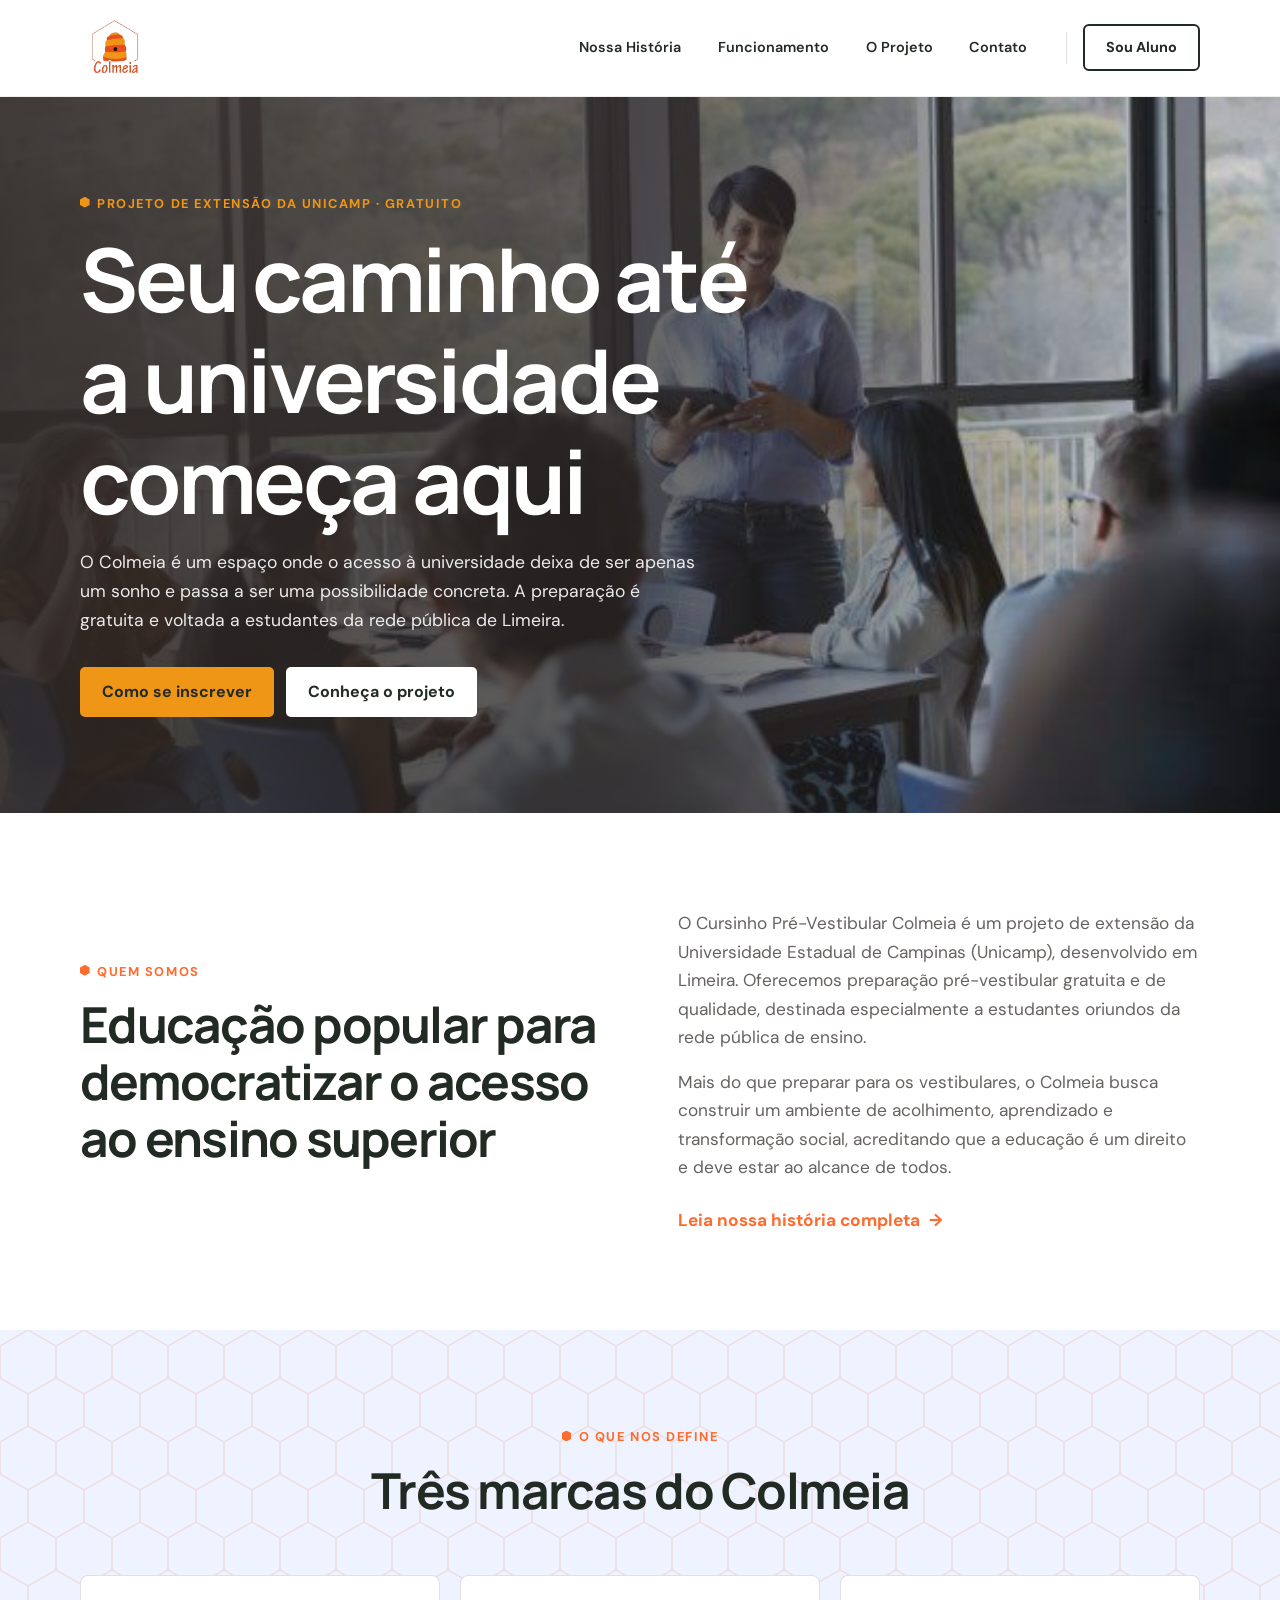
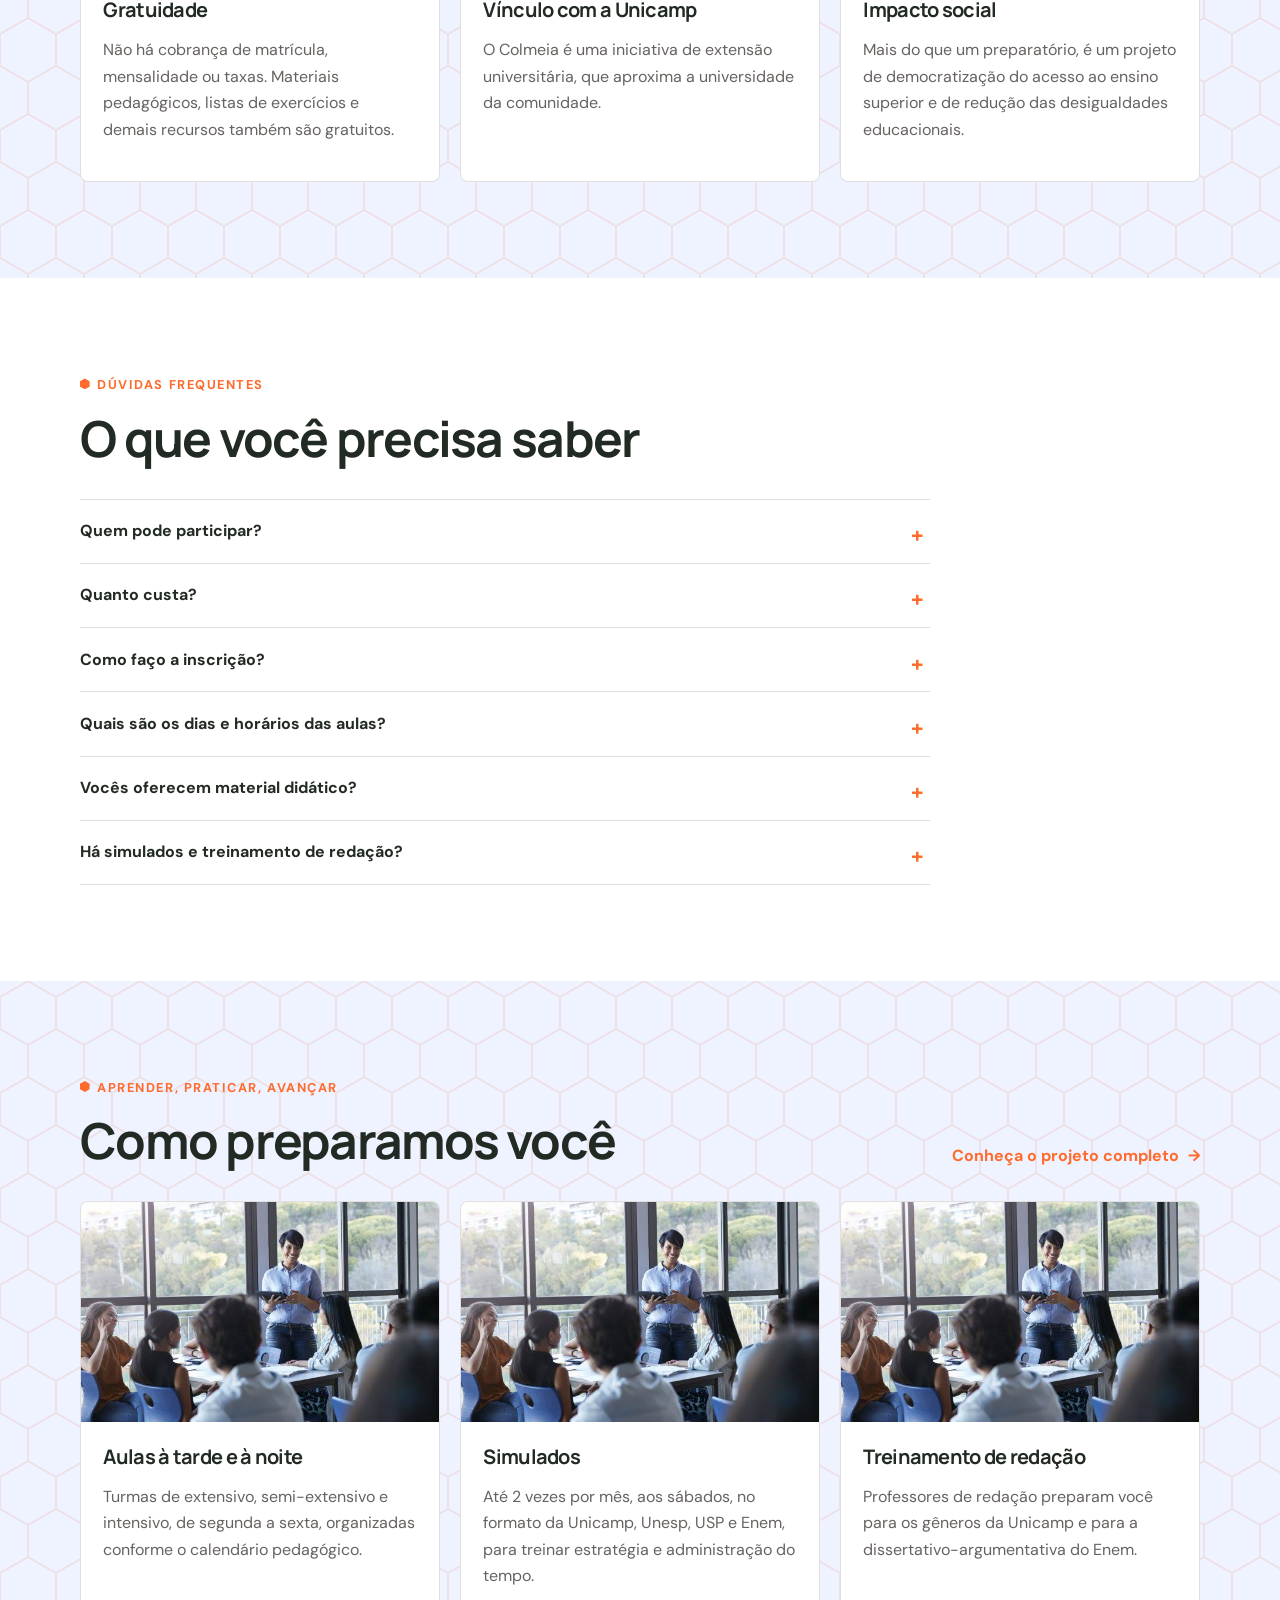
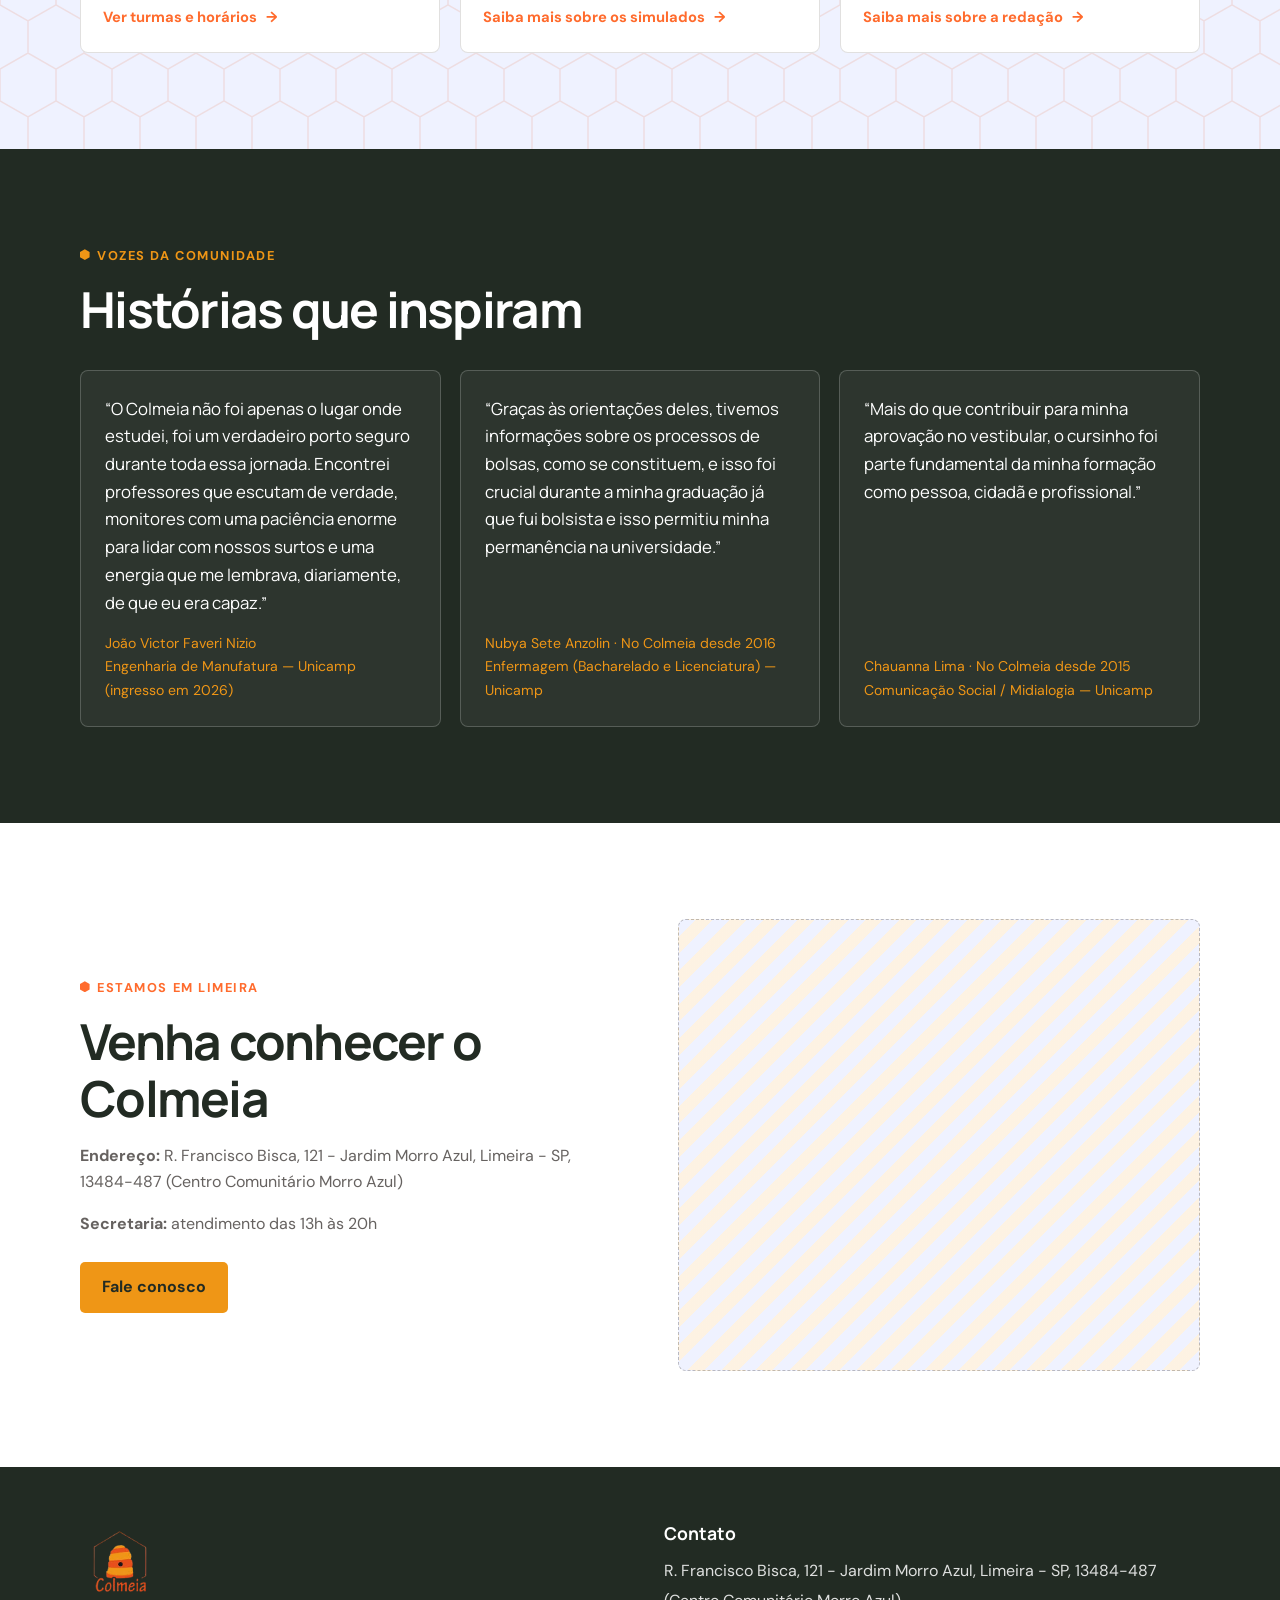
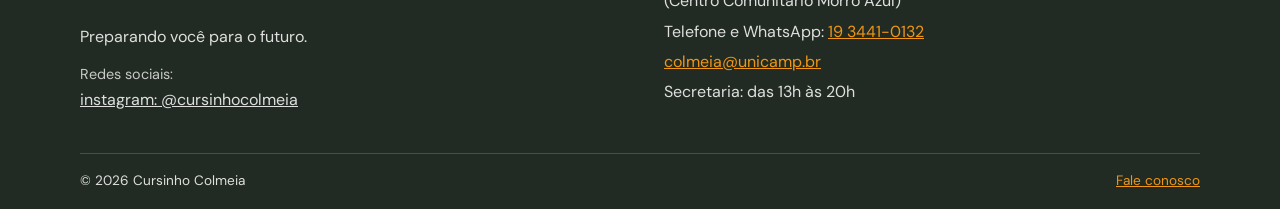
<file: index.html>
<!DOCTYPE html>
<html lang="pt-BR">
<head>
    <meta charset="UTF-8">
    <meta name="viewport" content="width=device-width, initial-scale=1.0">
    <meta name="description" content="Conheça o Cursinho Colmeia: preparação para os principais vestibulares, com aulas, apoio e acompanhamento próximo.">
    <title>Cursinho Colmeia | Seu caminho até a universidade</title>
    <link rel="preconnect" href="https://fonts.googleapis.com">
    <link rel="preconnect" href="https://fonts.gstatic.com" crossorigin>
    <link rel="stylesheet" href="https://fonts.googleapis.com/css2?family=DM+Sans:wght@400;600;700&family=Manrope:wght@700;800&display=swap">
    <link rel="stylesheet" href="styles.css">
    <script src="script.js" defer></script>
</head>
<body>
    <a class="skip-link" href="#main">Pular para o conteúdo</a>
    <header class="site-header">
        <a class="brand" href="index.html" aria-label="Cursinho Colmeia — página inicial">
            <img class="brand-logo" src="assets/logo-colmeia.png" alt="" width="82" height="82">
        </a>
        <button class="menu-toggle" type="button" aria-expanded="false" aria-controls="site-nav" aria-label="Abrir menu">
            <span></span><span></span><span></span>
        </button>
        <nav class="site-nav" id="site-nav" aria-label="Navegação principal">
            <a href="historia.html">Nossa História</a>
            <a href="funcionamento.html">Funcionamento</a>
            <a href="projeto.html">O Projeto</a>
            <a href="contato.html">Contato</a>
            <a class="nav-button" href="https://cursinhoherbertdesouza.online/login" target="_blank" rel="noopener">Sou Aluno</a>
        </nav>
    </header>
    <main id="main">
        <section class="hero">
            <img class="hero-image" src="assets/cursinho-placeholder.png" alt="Estudantes acompanham uma aula em sala" fetchpriority="high">
            <div class="hero-shade" aria-hidden="true"></div>
            <div class="hero-content container">
                <p class="eyebrow">Projeto de extensão da Unicamp · Gratuito</p>
                <h1>Seu caminho até a universidade começa aqui</h1>
                <p>O Colmeia é um espaço onde o acesso à universidade deixa de ser apenas um sonho e passa a ser uma possibilidade concreta. A preparação é gratuita e voltada a estudantes da rede pública de Limeira.</p>
                <div class="button-row">
                    <a class="button button-primary" href="funcionamento.html#como-ingressar">Como se inscrever</a>
                    <a class="button button-light" href="projeto.html">Conheça o projeto</a>
                </div>
            </div>
        </section>

        <section class="section container intro-grid">
            <div>
                <p class="eyebrow">Quem somos</p>
                <h2>Educação popular para democratizar o acesso ao ensino superior</h2>
            </div>
            <div>
                <p>O Cursinho Pré-Vestibular Colmeia é um projeto de extensão da Universidade Estadual de Campinas (Unicamp), desenvolvido em Limeira. Oferecemos preparação pré-vestibular gratuita e de qualidade, destinada especialmente a estudantes oriundos da rede pública de ensino.</p>
                <p>Mais do que preparar para os vestibulares, o Colmeia busca construir um ambiente de acolhimento, aprendizado e transformação social, acreditando que a educação é um direito e deve estar ao alcance de todos.</p>
                <a class="text-link" href="historia.html">Leia nossa história completa <span aria-hidden="true">→</span></a>
            </div>
        </section>

        <section class="section section-soft">
            <div class="container">
                <div class="section-intro">
                    <p class="eyebrow">O que nos define</p>
                    <h2>Três marcas do Colmeia</h2>
                </div>
                <div class="card-grid">
                <article class="content-card">
                    <div class="card-body">
                        <h3>Gratuidade</h3>
                        <p>Não há cobrança de matrícula, mensalidade ou taxas. Materiais pedagógicos, listas de exercícios e demais recursos também são gratuitos.</p>
                    </div>
                </article>
                <article class="content-card">
                    <div class="card-body">
                        <h3>Vínculo com a Unicamp</h3>
                        <p>O Colmeia é uma iniciativa de extensão universitária, que aproxima a universidade da comunidade.</p>
                    </div>
                </article>
                <article class="content-card">
                    <div class="card-body">
                        <h3>Impacto social</h3>
                        <p>Mais do que um preparatório, é um projeto de democratização do acesso ao ensino superior e de redução das desigualdades educacionais.</p>
                    </div>
                </article>
                </div>
            </div>
        </section>

        <section class="section">
            <div class="container">
                <p class="eyebrow">Dúvidas frequentes</p>
                <h2>O que você precisa saber</h2>
                <div class="faq-list">
                    <details>
                        <summary>Quem pode participar?</summary>
                        <p>Estudantes já formados no ensino médio e estudantes que ainda cursam o ensino médio da rede pública, especialmente os do terceiro ano. O cursinho prioriza pessoas que enfrentam barreiras socioeconômicas no acesso à preparação para os vestibulares.</p>
                    </details>
                    <details>
                        <summary>Quanto custa?</summary>
                        <p>O cursinho é totalmente gratuito: não há cobrança de matrícula, mensalidade ou taxas, e os materiais também são oferecidos sem custo.</p>
                    </details>
                    <details>
                        <summary>Como faço a inscrição?</summary>
                        <p>As inscrições são feitas por meio de processos seletivos divulgados periodicamente nos canais oficiais do Colmeia, com período de inscrição, critérios, documentação e etapas da seleção. Acompanhe nosso <a href="https://www.instagram.com/cursinhocolmeia/?hl=pt">Instagram</a> para não perder os prazos.</p>
                    </details>
                    <details>
                        <summary>Quais são os dias e horários das aulas?</summary>
                        <p>As aulas são de segunda a sexta, à tarde (13h40 às 17h) ou à noite (18h às 22h20). Veja todas as turmas na página <a href="funcionamento.html">Funcionamento</a>.</p>
                    </details>
                    <details>
                        <summary>Vocês oferecem material didático?</summary>
                        <p>Sim. Materiais pedagógicos, listas de exercícios e demais recursos são gratuitos, e simulados e materiais complementares ficam disponíveis na plataforma digital do cursinho.</p>
                    </details>
                    <details>
                        <summary>Há simulados e treinamento de redação?</summary>
                        <p>Sim. Os simulados acontecem até 2 vezes por mês, aos sábados, e há professores de redação que preparam os alunos para os gêneros cobrados pela Unicamp e para a redação do Enem.</p>
                    </details>
                </div>
            </div>
        </section>

        <section class="section section-soft">
            <div class="container">
                <div class="section-heading">
                    <div>
                        <p class="eyebrow">Aprender, praticar, avançar</p>
                        <h2>Como preparamos você</h2>
                    </div>
                    <a class="text-link" href="projeto.html">Conheça o projeto completo <span aria-hidden="true">→</span></a>
                </div>
                <div class="card-grid">
                <article class="content-card">
                    <img src="assets/cursinho-placeholder.png" alt="Turma participando de uma aula" loading="lazy" decoding="async">
                    <div class="card-body">
                        <h3>Aulas à tarde e à noite</h3>
                        <p>Turmas de extensivo, semi-extensivo e intensivo, de segunda a sexta, organizadas conforme o calendário pedagógico.</p>
                        <a class="text-link" href="funcionamento.html#turmas">Ver turmas e horários <span aria-hidden="true">→</span></a>
                    </div>
                </article>
                <article class="content-card">
                    <img src="assets/cursinho-placeholder.png" alt="Estudantes reunidos em sala" loading="lazy" decoding="async">
                    <div class="card-body">
                        <h3>Simulados</h3>
                        <p>Até 2 vezes por mês, aos sábados, no formato da Unicamp, Unesp, USP e Enem, para treinar estratégia e administração do tempo.</p>
                        <a class="text-link" href="projeto.html#simulados">Saiba mais sobre os simulados <span aria-hidden="true">→</span></a>
                    </div>
                </article>
                <article class="content-card">
                    <img src="assets/cursinho-placeholder.png" alt="Professor conversando com estudantes" loading="lazy" decoding="async">
                    <div class="card-body">
                        <h3>Treinamento de redação</h3>
                        <p>Professores de redação preparam você para os gêneros da Unicamp e para a dissertativo-argumentativa do Enem.</p>
                        <a class="text-link" href="projeto.html#redacao">Saiba mais sobre a redação <span aria-hidden="true">→</span></a>
                    </div>
                </article>
                </div>
            </div>
        </section>

        <section class="section section-dark">
            <div class="container">
                <p class="eyebrow">Vozes da comunidade</p>
                <h2>Histórias que inspiram</h2>
                <div class="quote-grid">
                <figure class="quote">
                    <blockquote><p>“O Colmeia não foi apenas o lugar onde estudei, foi um verdadeiro porto seguro durante toda essa jornada. Encontrei professores que escutam de verdade, monitores com uma paciência enorme para lidar com nossos surtos e uma energia que me lembrava, diariamente, de que eu era capaz.”</p></blockquote>
                    <figcaption>João Victor Faveri Nizio<br>Engenharia de Manufatura — Unicamp (ingresso em 2026)</figcaption>
                </figure>
                <figure class="quote">
                    <blockquote><p>“Graças às orientações deles, tivemos informações sobre os processos de bolsas, como se constituem, e isso foi crucial durante a minha graduação já que fui bolsista e isso permitiu minha permanência na universidade.”</p></blockquote>
                    <figcaption>Nubya Sete Anzolin · No Colmeia desde 2016<br>Enfermagem (Bacharelado e Licenciatura) — Unicamp</figcaption>
                </figure>
                <figure class="quote">
                    <blockquote><p>“Mais do que contribuir para minha aprovação no vestibular, o cursinho foi parte fundamental da minha formação como pessoa, cidadã e profissional.”</p></blockquote>
                    <figcaption>Chauanna Lima · No Colmeia desde 2015<br>Comunicação Social / Midialogia — Unicamp</figcaption>
                </figure>
                </div>
            </div>
        </section>

        <section class="section container address-grid">
            <div>
                <p class="eyebrow">Estamos em Limeira</p>
                <h2>Venha conhecer o Colmeia</h2>
                <p><strong>Endereço:</strong> R. Francisco Bisca, 121 - Jardim Morro Azul, Limeira - SP, 13484-487 (Centro Comunitário Morro Azul)</p>
                <p><strong>Secretaria:</strong> atendimento das 13h às 20h</p>
                <a class="button button-primary" href="contato.html">Fale conosco</a>
            </div>
            <div class="map-placeholder" role="img" aria-label="Espaço reservado para o mapa do cursinho">
                <iframe src="https://maps.google.com/maps?q=-22.5592087,-47.4290889&t=&z=17&ie=UTF8&iwloc=&output=embed" width="100%" height="450" style="border:0;" allowfullscreen="" loading="lazy" referrerpolicy="no-referrer-when-downgrade"></iframe>
            </div>
        </section>
    </main>

    <footer class="site-footer">
        <div class="container footer-grid">
            <div>
                <a class="brand brand-footer" href="index.html" aria-label="Cursinho Colmeia — página inicial">
                    <img class="brand-logo" src="assets/logo-colmeia.png" alt="Cursinho Colmeia">
                </a>
                <p>Preparando você para o futuro.</p>
                <p class="social-placeholder">Redes sociais:</p>
                <a href="https://www.instagram.com/cursinhocolmeia/?hl=pt">instagram: @cursinhocolmeia</a>
            </div>
            <div>
                <h2>Contato</h2>
                <address>
                    R. Francisco Bisca, 121 - Jardim Morro Azul, Limeira - SP, 13484-487 (Centro Comunitário Morro Azul)<br>
                    Telefone e WhatsApp: <a href="tel:+551934410132">19 3441-0132</a><br>
                    <a href="mailto:colmeia@unicamp.br">colmeia@unicamp.br</a><br>
                    Secretaria: das 13h às 20h
                </address>
            </div>
        </div>
        <div class="container footer-bottom">
            <span>© <span data-year>2026</span> Cursinho Colmeia</span>
            <a href="contato.html">Fale conosco</a>
        </div>
    </footer>
</body>
</html>
</file>
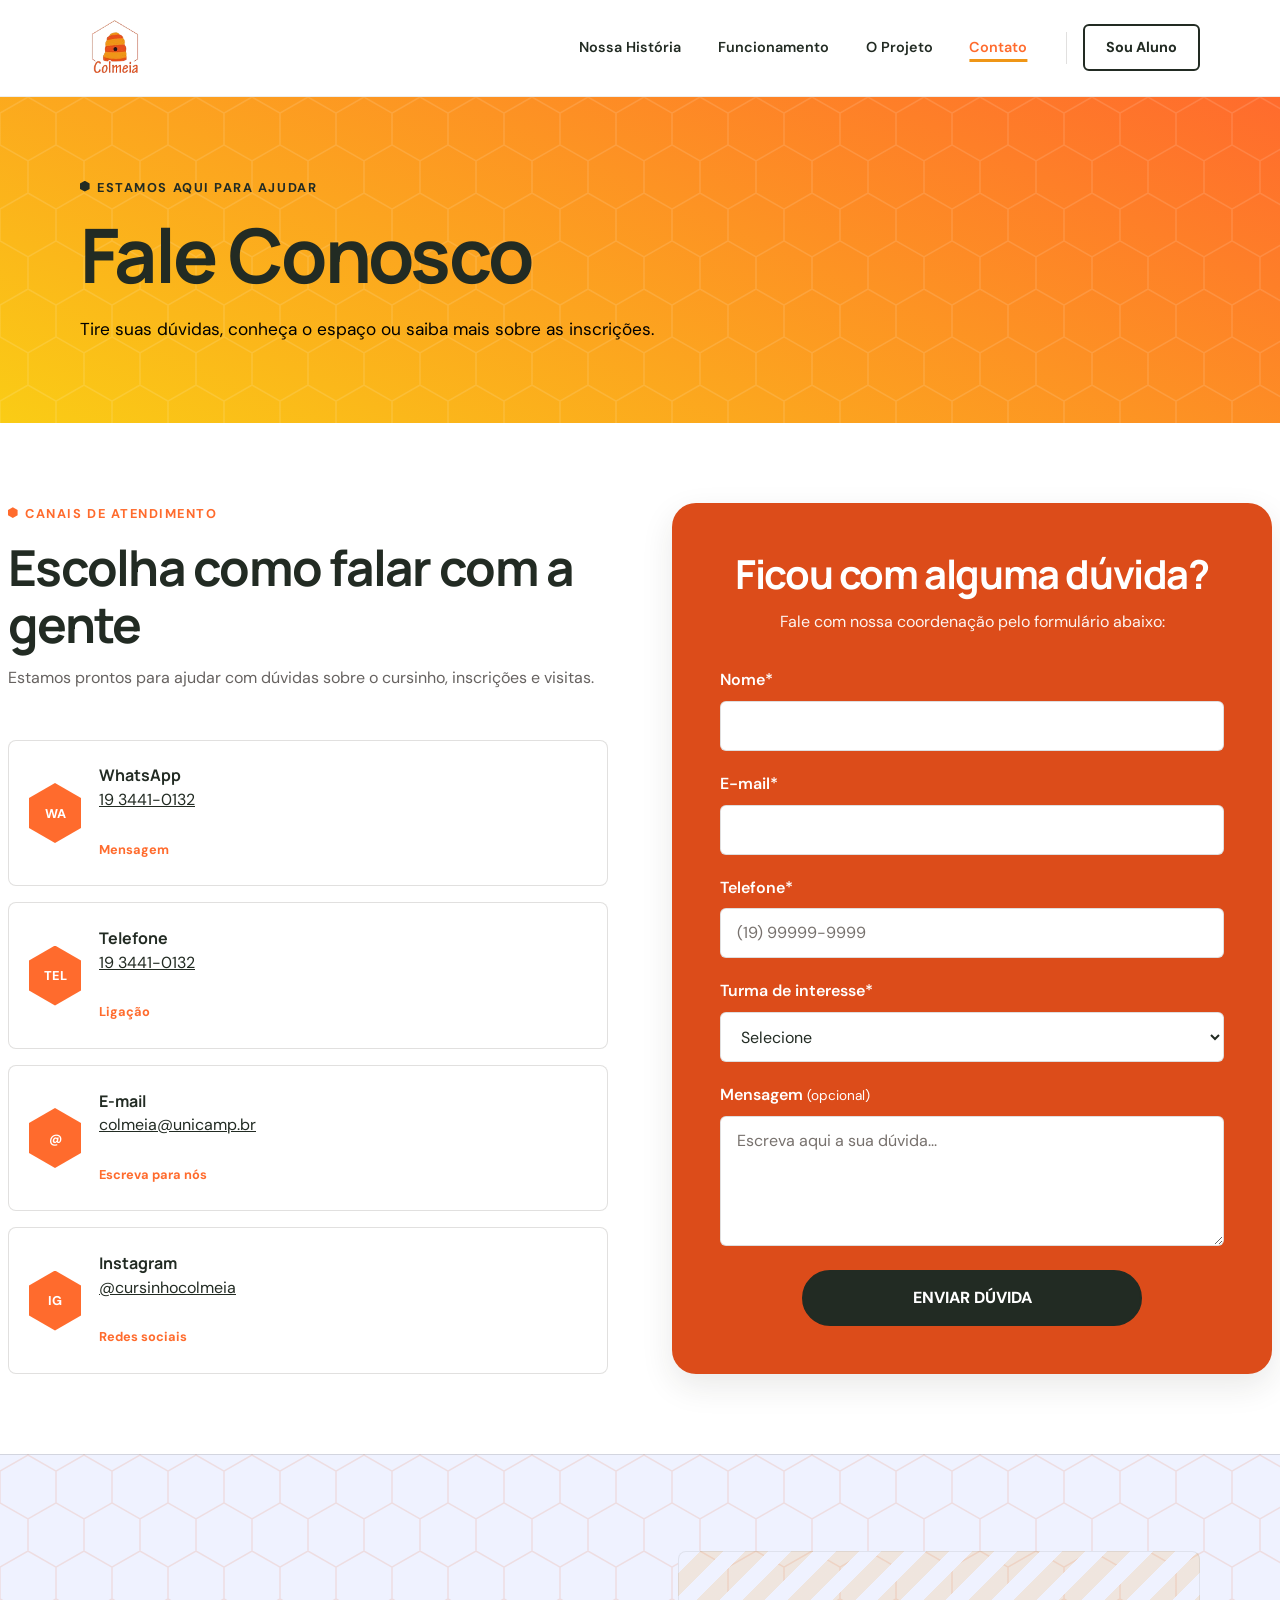
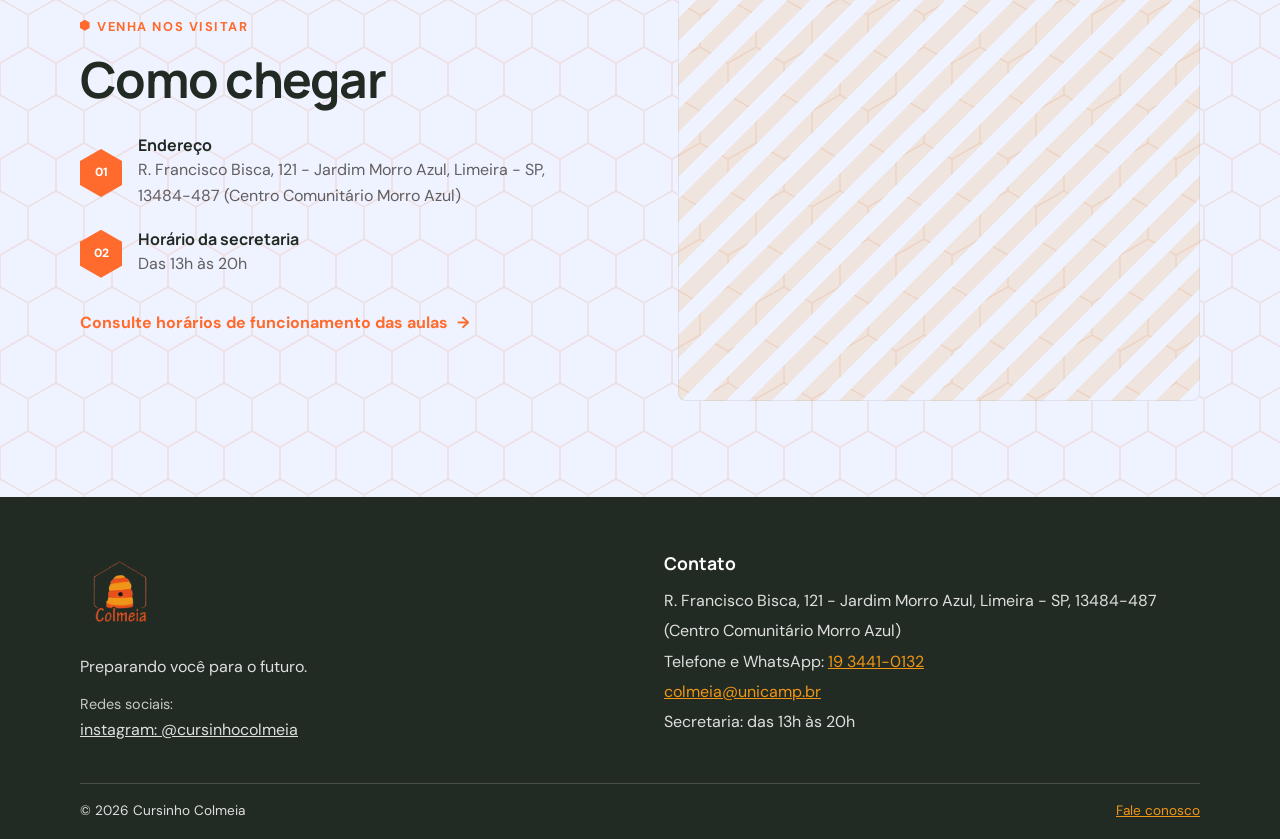
<file: contato.html>
<!DOCTYPE html>
<html lang="pt-BR">
<head>
    <meta charset="UTF-8">
    <meta name="viewport" content="width=device-width, initial-scale=1.0">
    <meta name="description" content="Entre em contato com o Cursinho Colmeia para tirar dúvidas, conhecer o espaço ou saber sobre inscrições.">
    <title>Fale Conosco | Cursinho Colmeia</title>
    <link rel="preconnect" href="https://fonts.googleapis.com">
    <link rel="preconnect" href="https://fonts.gstatic.com" crossorigin>
    <link rel="stylesheet" href="https://fonts.googleapis.com/css2?family=DM+Sans:wght@400;600;700&family=Manrope:wght@700;800&display=swap">
    <link rel="stylesheet" href="styles.css">
    <script src="script.js" defer></script>
</head>
<body>
    <a class="skip-link" href="#main">Pular para o conteúdo</a>
    <header class="site-header">
        <a class="brand" href="index.html" aria-label="Cursinho Colmeia — página inicial">
            <img class="brand-logo" src="assets/logo-colmeia.png" alt="" width="82" height="82">
        </a>
        <button class="menu-toggle" type="button" aria-expanded="false" aria-controls="site-nav" aria-label="Abrir menu">
            <span></span><span></span><span></span>
        </button>
        <nav class="site-nav" id="site-nav" aria-label="Navegação principal">
            <a href="historia.html">Nossa História</a>
            <a href="funcionamento.html">Funcionamento</a>
            <a href="projeto.html">O Projeto</a>
            <a href="contato.html" aria-current="page">Contato</a>
            <a class="nav-button" href="https://cursinhoherbertdesouza.online/login" target="_blank" rel="noopener">Sou Aluno</a>
        </nav>
    </header>
    <main id="main">
        <section class="page-hero">
            <div class="container">
                <p class="eyebrow">Estamos aqui para ajudar</p>
                <h1>Fale Conosco</h1>
                <p>Tire suas dúvidas, conheça o espaço ou saiba mais sobre as inscrições.</p>
            </div>
        </section>

        <!-- Contatos (esquerda) + Formulário (direita) -->
        <section class="section container contact-layout" id="duvidas">

            <!-- Coluna esquerda: canais de contato -->
            <div class="contact-info">
                <div class="contact-heading">
                    <p class="eyebrow">Canais de atendimento</p>
                    <h2>Escolha como falar com a gente</h2>
                    <p>Estamos prontos para ajudar com dúvidas sobre o cursinho, inscrições e visitas.</p>
                </div>
                <ul class="contact-list" aria-label="Canais de atendimento">
                    <li class="contact-card">
                        <span class="icon-badge" aria-hidden="true">WA</span>
                        <div>
                            <h3>WhatsApp</h3>
                            <a href="https://wa.me/551934410132">19 3441-0132</a>
                        </div>
                        <span class="contact-card-label">Mensagem</span>
                    </li>
                    <li class="contact-card">
                        <span class="icon-badge" aria-hidden="true">TEL</span>
                        <div>
                            <h3>Telefone</h3>
                            <a href="tel:+551934410132">19 3441-0132</a>
                        </div>
                        <span class="contact-card-label">Ligação</span>
                    </li>
                    <li class="contact-card">
                        <span class="icon-badge" aria-hidden="true">@</span>
                        <div>
                            <h3>E-mail</h3>
                            <a href="mailto:colmeia@unicamp.br">colmeia@unicamp.br</a>
                        </div>
                        <span class="contact-card-label">Escreva para nós</span>
                    </li>
                    <li class="contact-card">
                        <span class="icon-badge" aria-hidden="true">IG</span>
                        <div>
                            <h3>Instagram</h3>
                            <a href="https://www.instagram.com/cursinhocolmeia/?hl=pt">@cursinhocolmeia</a>
                        </div>
                        <span class="contact-card-label">Redes sociais</span>
                    </li>
                </ul>
            </div>

            <!-- Coluna direita: formulário de dúvidas -->
            <div class="contact-form-card">
                <h2>Ficou com alguma dúvida?</h2>
                <p>Fale com nossa coordenação pelo formulário abaixo:</p>

                <form
                    class="contact-form"
                    id="duvida-form"
                    action="https://formsubmit.co/colmeia@unicamp.br"
                    method="POST"
                >
                    <input
                        type="hidden"
                        name="_subject"
                        value="Nova dúvida pelo site do Cursinho Colmeia"
                    >

                    <input type="hidden" name="_template" value="table">

                    <input
                        type="hidden"
                        name="_next"
                        value="https://SEU-DOMINIO/contato.html?enviado=1"
                    >

                    <input
                        class="form-hp"
                        type="text"
                        name="_honey"
                        tabindex="-1"
                        autocomplete="off"
                        aria-hidden="true"
                    >

                    <div class="form-field">
                        <label for="f-nome">Nome*</label>
                        <input
                            type="text"
                            id="f-nome"
                            name="nome"
                            autocomplete="name"
                            required
                        >
                    </div>

                    <div class="form-field">
                        <label for="f-email">E-mail*</label>
                        <input
                            type="email"
                            id="f-email"
                            name="email"
                            autocomplete="email"
                            required
                        >
                    </div>

                    <div class="form-field">
                        <label for="f-telefone">Telefone*</label>
                        <input
                            type="tel"
                            id="f-telefone"
                            name="telefone"
                            autocomplete="tel"
                            inputmode="tel"
                            placeholder="(19) 99999-9999"
                            required
                        >
                    </div>

                    <div class="form-field">
                        <label for="f-turma">Turma de interesse*</label>
                        <select id="f-turma" name="turma" required>
                            <option value="" selected disabled>Selecione</option>
                            <option value="Tarde - Extensivo">Tarde — Extensivo</option>
                            <option value="Tarde - Semi-extensivo">Tarde — Semi-extensivo</option>
                            <option value="Tarde - Intensivo">Tarde — Intensivo</option>
                            <option value="Noite - Extensivo">Noite — Extensivo</option>
                            <option value="Noite - Semi-extensivo">Noite — Semi-extensivo</option>
                            <option value="Noite - Intensivo">Noite — Intensivo</option>
                            <option value="Ainda não sei">Ainda não sei</option>
                        </select>
                    </div>

                    <div class="form-field">
                        <label for="f-mensagem">
                            Mensagem <span class="optional">(opcional)</span>
                        </label>
                        <textarea
                            id="f-mensagem"
                            name="mensagem"
                            placeholder="Escreva aqui a sua dúvida..."
                        ></textarea>
                    </div>

                    <button class="form-submit" type="submit">
                        Enviar dúvida
                    </button>
                </form>
            </div>
        </section>

        <section class="section section-soft contact-location">
            <div class="container address-grid">
                <div class="contact-address">
                    <p class="eyebrow">Venha nos visitar</p>
                    <h2>Como chegar</h2>
                    <div class="address-detail">
                        <span class="icon-badge" aria-hidden="true">01</span>
                        <div>
                            <h3>Endereço</h3>
                            <p>R. Francisco Bisca, 121 - Jardim Morro Azul, Limeira - SP, 13484-487 (Centro Comunitário Morro Azul)</p>
                        </div>
                    </div>
                    <div class="address-detail">
                        <span class="icon-badge" aria-hidden="true">02</span>
                        <div>
                            <h3>Horário da secretaria</h3>
                            <p>Das 13h às 20h</p>
                        </div>
                    </div>
                    <a class="text-link" href="funcionamento.html">Consulte horários de funcionamento das aulas <span aria-hidden="true">→</span></a>
                </div>
                <div class="map-placeholder map-placeholder--tall" role="img" aria-label="Espaço reservado para o mapa do cursinho">
                    <iframe src="https://maps.google.com/maps?q=-22.5592087,-47.4290889&t=&z=17&ie=UTF8&iwloc=&output=embed" width="100%" height="450" style="border:0;" allowfullscreen="" loading="lazy" referrerpolicy="no-referrer-when-downgrade"></iframe>
                </div>
            </div>
        </section>
    </main>

    <footer class="site-footer">
        <div class="container footer-grid">
            <div>
                <a class="brand brand-footer" href="index.html" aria-label="Cursinho Colmeia — página inicial">
                    <img class="brand-logo" src="assets/logo-colmeia.png" alt="Cursinho Colmeia">
                </a>
                <p>Preparando você para o futuro.</p>
                <p class="social-placeholder">Redes sociais:</p>
                <a href="https://www.instagram.com/cursinhocolmeia/?hl=pt">instagram: @cursinhocolmeia</a>
            </div>
            <div>
                <h2>Contato</h2>
                <address>
                    R. Francisco Bisca, 121 - Jardim Morro Azul, Limeira - SP, 13484-487 (Centro Comunitário Morro Azul)<br>
                    Telefone e WhatsApp: <a href="tel:+551934410132">19 3441-0132</a><br>
                    <a href="mailto:colmeia@unicamp.br">colmeia@unicamp.br</a><br>
                    Secretaria: das 13h às 20h
                </address>
            </div>
        </div>
        <div class="container footer-bottom">
            <span>© <span data-year>2026</span> Cursinho Colmeia</span>
            <a href="contato.html">Fale conosco</a>
        </div>
    </footer>
</body>
</html>
</file>
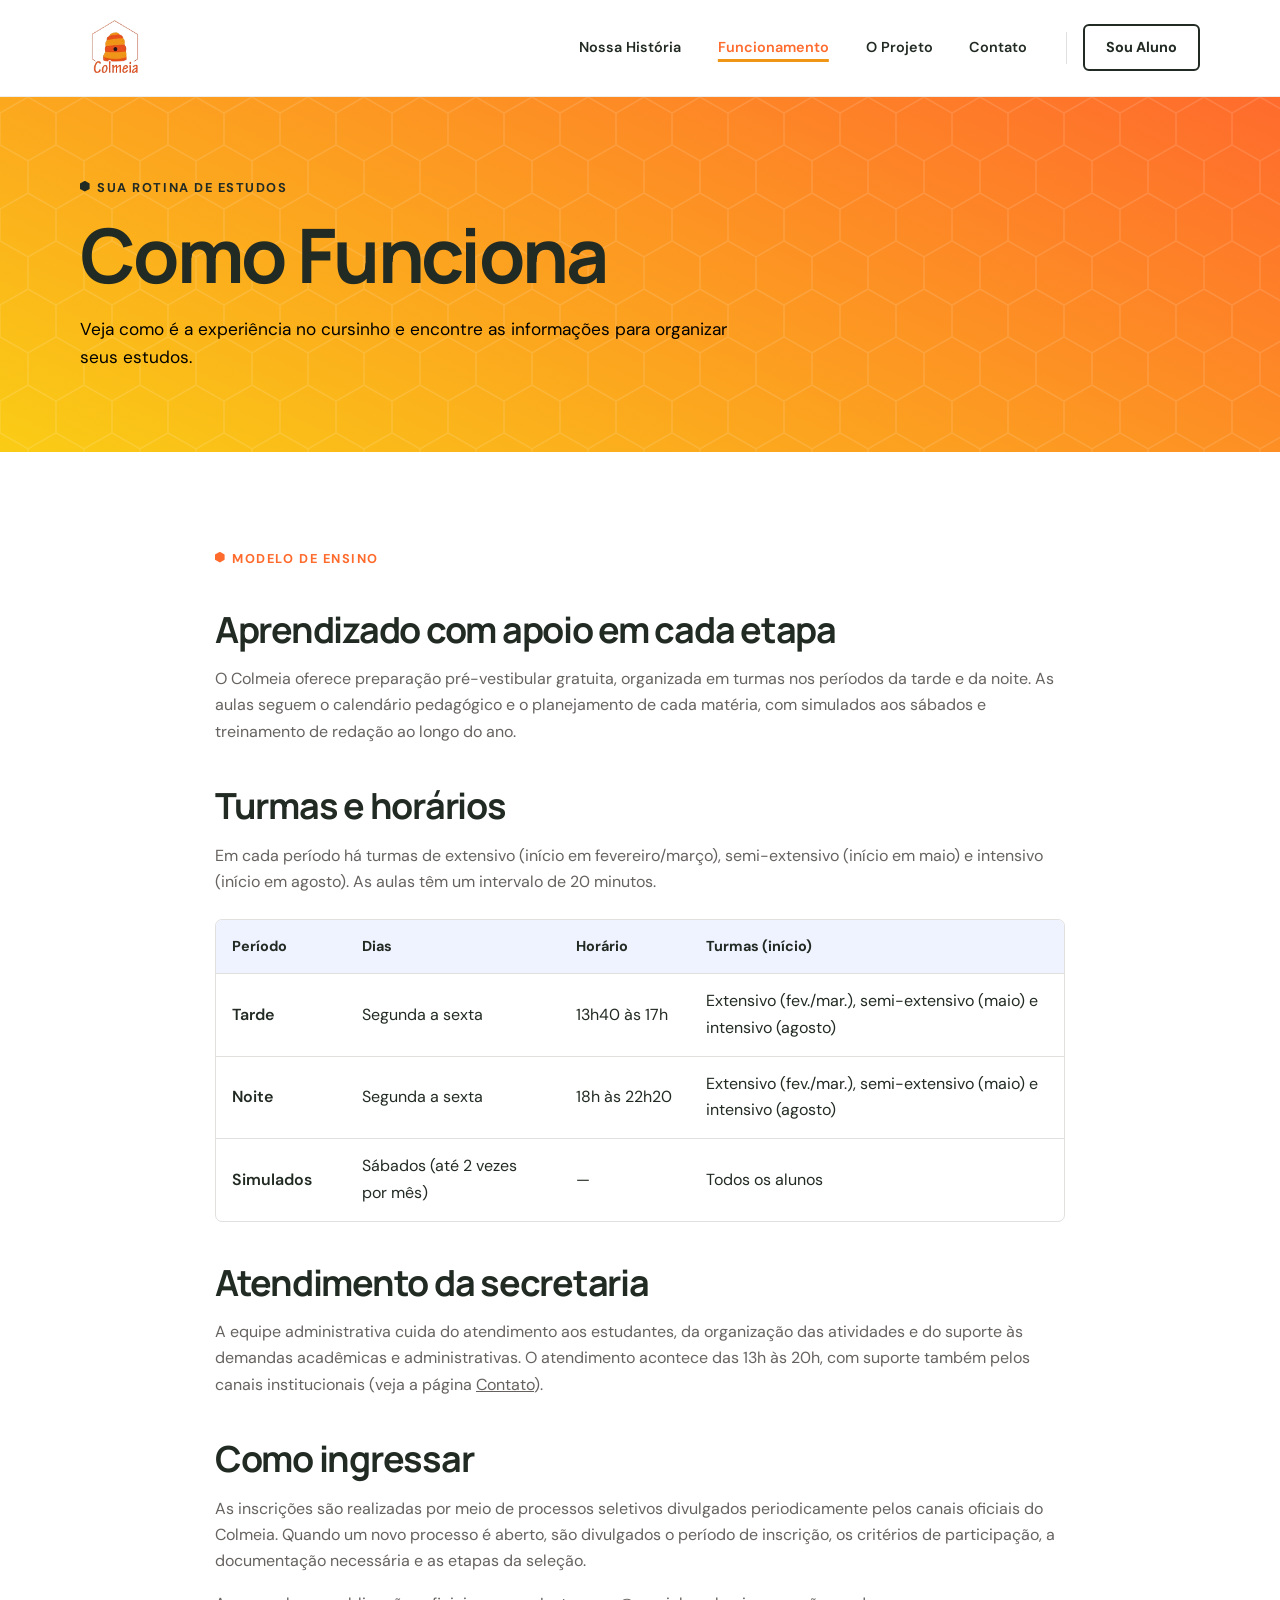
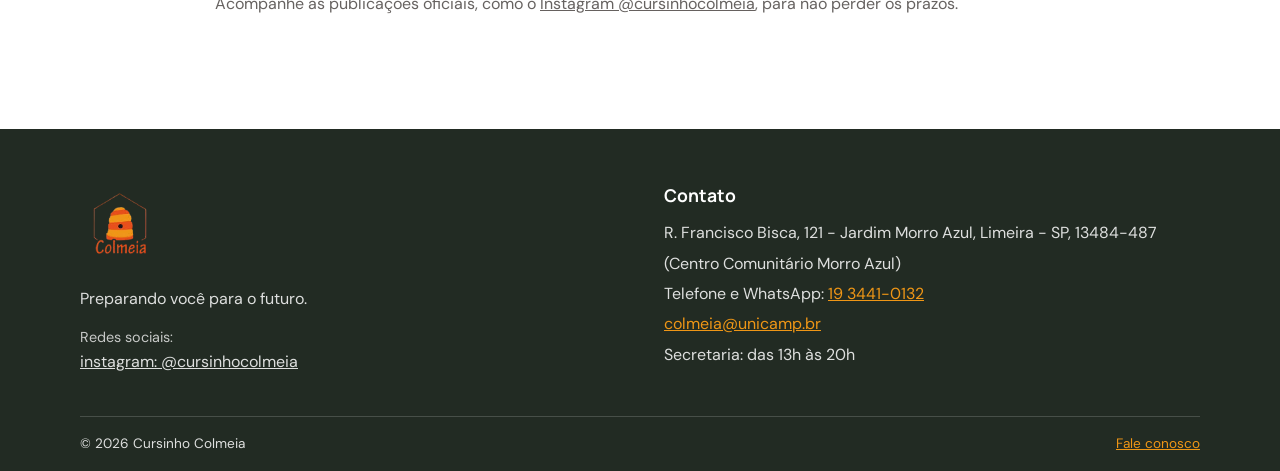
<file: funcionamento.html>
<!DOCTYPE html>
<html lang="pt-BR">
<head>
    <meta charset="UTF-8">
    <meta name="viewport" content="width=device-width, initial-scale=1.0">
    <meta name="description" content="Veja como funciona o Cursinho Colmeia, conheça as turmas e saiba como participar.">
    <title>Funcionamento | Cursinho Colmeia</title>
    <link rel="preconnect" href="https://fonts.googleapis.com">
    <link rel="preconnect" href="https://fonts.gstatic.com" crossorigin>
    <link rel="stylesheet" href="https://fonts.googleapis.com/css2?family=DM+Sans:wght@400;600;700&family=Manrope:wght@700;800&display=swap">
    <link rel="stylesheet" href="styles.css">
    <script src="script.js" defer></script>
</head>
<body>
    <a class="skip-link" href="#main">Pular para o conteúdo</a>
    <header class="site-header">
        <a class="brand" href="index.html" aria-label="Cursinho Colmeia — página inicial">
            <img class="brand-logo" src="assets/logo-colmeia.png" alt="" width="82" height="82">
        </a>
        <button class="menu-toggle" type="button" aria-expanded="false" aria-controls="site-nav" aria-label="Abrir menu">
            <span></span><span></span><span></span>
        </button>
        <nav class="site-nav" id="site-nav" aria-label="Navegação principal">
            <a href="historia.html">Nossa História</a>
            <a href="funcionamento.html" aria-current="page">Funcionamento</a>
            <a href="projeto.html">O Projeto</a>
            <a href="contato.html">Contato</a>
            <a class="nav-button" href="https://cursinhoherbertdesouza.online/login" target="_blank" rel="noopener">Sou Aluno</a>
        </nav>
    </header>
    <main id="main">
        <section class="page-hero">
            <div class="container">
                <p class="eyebrow">Sua rotina de estudos</p>
                <h1>Como Funciona</h1>
                <p>Veja como é a experiência no cursinho e encontre as informações para organizar seus estudos.</p>
            </div>
        </section>

        <section class="section container prose">
            <p class="eyebrow">Modelo de ensino</p>
            <h2>Aprendizado com apoio em cada etapa</h2>
            <p>O Colmeia oferece preparação pré-vestibular gratuita, organizada em turmas nos períodos da tarde e da noite. As aulas seguem o calendário pedagógico e o planejamento de cada matéria, com simulados aos sábados e treinamento de redação ao longo do ano.</p>
            <h2 id="turmas">Turmas e horários</h2>
            <p>Em cada período há turmas de extensivo (início em fevereiro/março), semi-extensivo (início em maio) e intensivo (início em agosto). As aulas têm um intervalo de 20 minutos.</p>
            <div class="table-wrap">
                <table>
                    <caption class="visually-hidden">Períodos, dias, horários e turmas</caption>
                    <thead>
                        <tr>
                            <th scope="col">Período</th>
                            <th scope="col">Dias</th>
                            <th scope="col">Horário</th>
                            <th scope="col">Turmas (início)</th>
                        </tr>
                    </thead>
                    <tbody>
                        <tr>
                            <th scope="row">Tarde</th>
                            <td>Segunda a sexta</td>
                            <td>13h40 às 17h</td>
                            <td>Extensivo (fev./mar.), semi-extensivo (maio) e intensivo (agosto)</td>
                        </tr>
                        <tr>
                            <th scope="row">Noite</th>
                            <td>Segunda a sexta</td>
                            <td>18h às 22h20</td>
                            <td>Extensivo (fev./mar.), semi-extensivo (maio) e intensivo (agosto)</td>
                        </tr>
                        <tr>
                            <th scope="row">Simulados</th>
                            <td>Sábados (até 2 vezes por mês)</td>
                            <td>—</td>
                            <td>Todos os alunos</td>
                        </tr>
                    </tbody>
                </table>
            </div>
            <h2>Atendimento da secretaria</h2>
            <p>A equipe administrativa cuida do atendimento aos estudantes, da organização das atividades e do suporte às demandas acadêmicas e administrativas. O atendimento acontece das 13h às 20h, com suporte também pelos canais institucionais (veja a página <a href="contato.html">Contato</a>).</p>
            <h2 id="como-ingressar">Como ingressar</h2>
            <p>As inscrições são realizadas por meio de processos seletivos divulgados periodicamente pelos canais oficiais do Colmeia. Quando um novo processo é aberto, são divulgados o período de inscrição, os critérios de participação, a documentação necessária e as etapas da seleção.</p>
            <p>Acompanhe as publicações oficiais, como o <a href="https://www.instagram.com/cursinhocolmeia/?hl=pt">Instagram @cursinhocolmeia</a>, para não perder os prazos.</p>
        </section>

    </main>

    <footer class="site-footer">
        <div class="container footer-grid">
            <div>
                <a class="brand brand-footer" href="index.html" aria-label="Cursinho Colmeia — página inicial">
                    <img class="brand-logo" src="assets/logo-colmeia.png" alt="Cursinho Colmeia">
                </a>
                <p>Preparando você para o futuro.</p>
                <p class="social-placeholder">Redes sociais:</p>
                <a href="https://www.instagram.com/cursinhocolmeia/?hl=pt">instagram: @cursinhocolmeia</a>
            </div>
            <div>
                <h2>Contato</h2>
                <address>
                    R. Francisco Bisca, 121 - Jardim Morro Azul, Limeira - SP, 13484-487 (Centro Comunitário Morro Azul)<br>
                    Telefone e WhatsApp: <a href="tel:+551934410132">19 3441-0132</a><br>
                    <a href="mailto:colmeia@unicamp.br">colmeia@unicamp.br</a><br>
                    Secretaria: das 13h às 20h
                </address>
            </div>
        </div>
        <div class="container footer-bottom">
            <span>© <span data-year>2026</span> Cursinho Colmeia</span>
            <a href="contato.html">Fale conosco</a>
        </div>
    </footer>
</body>
</html>
</file>
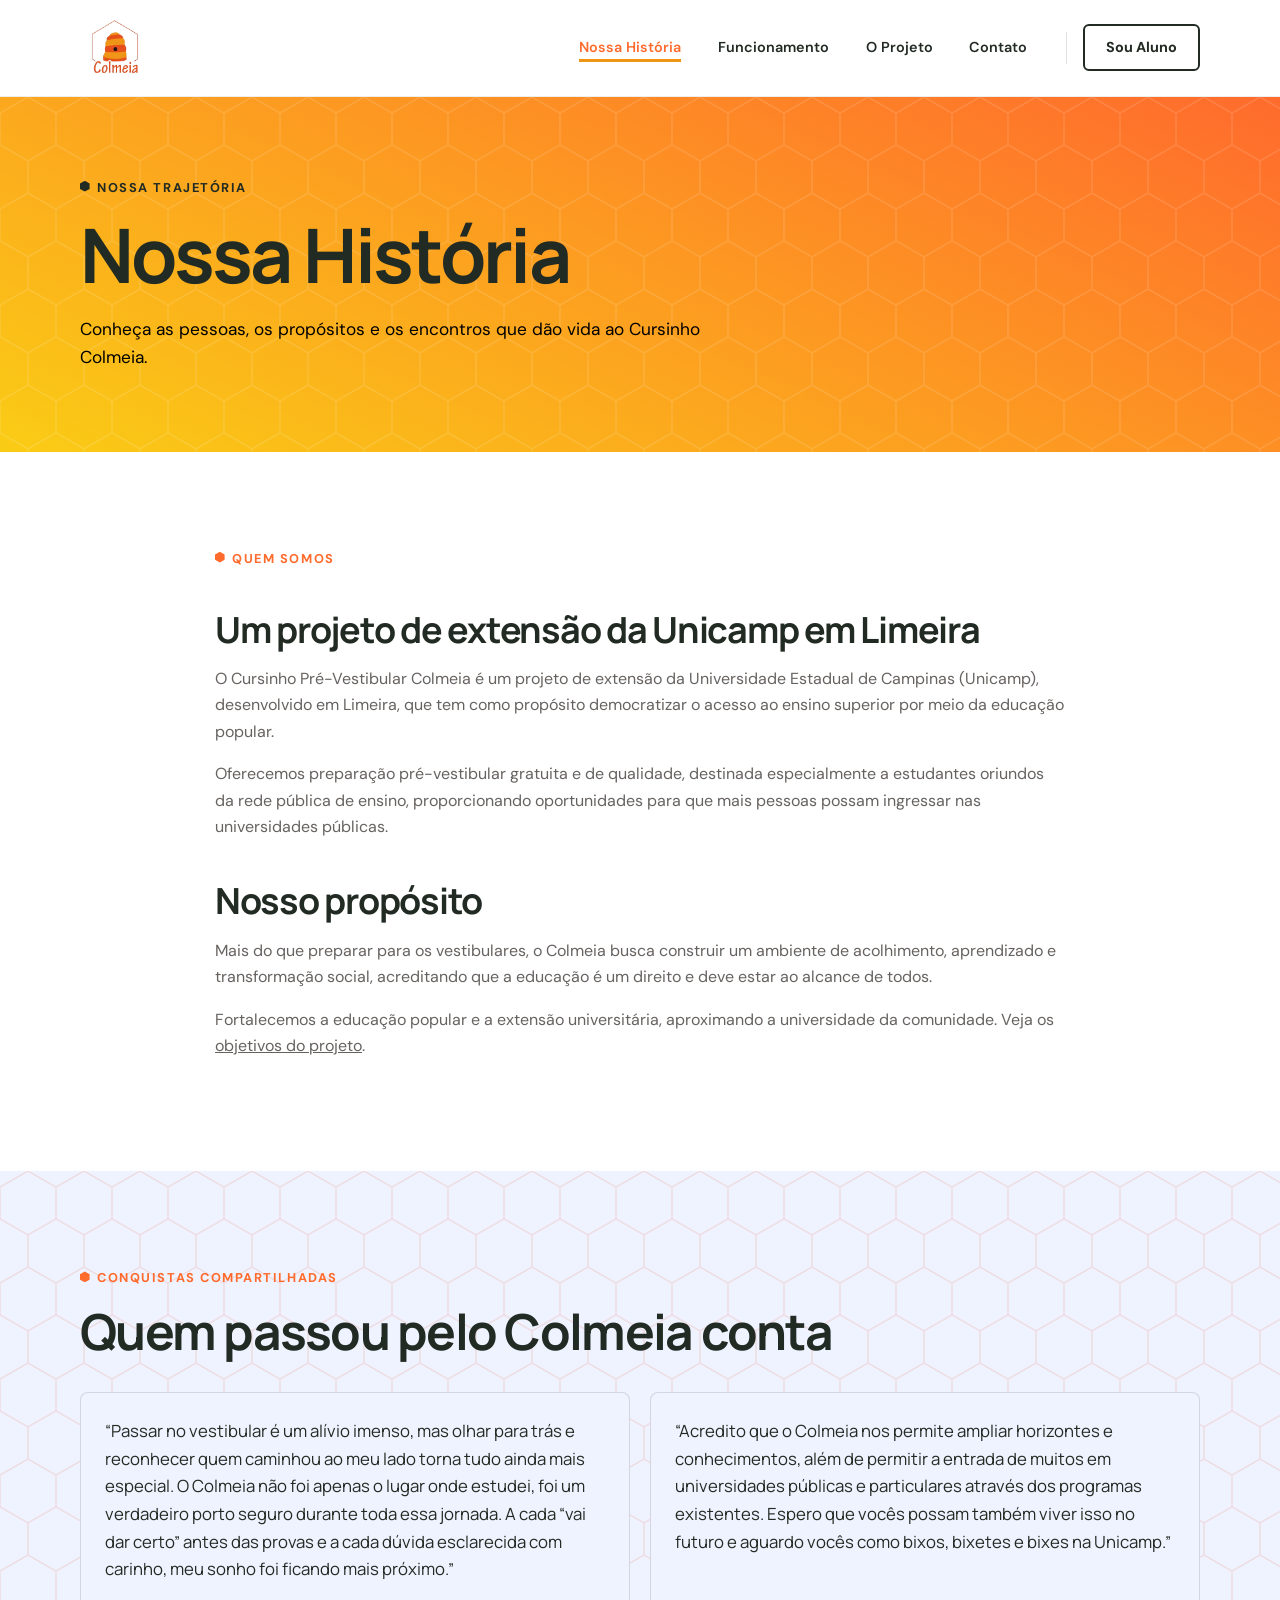
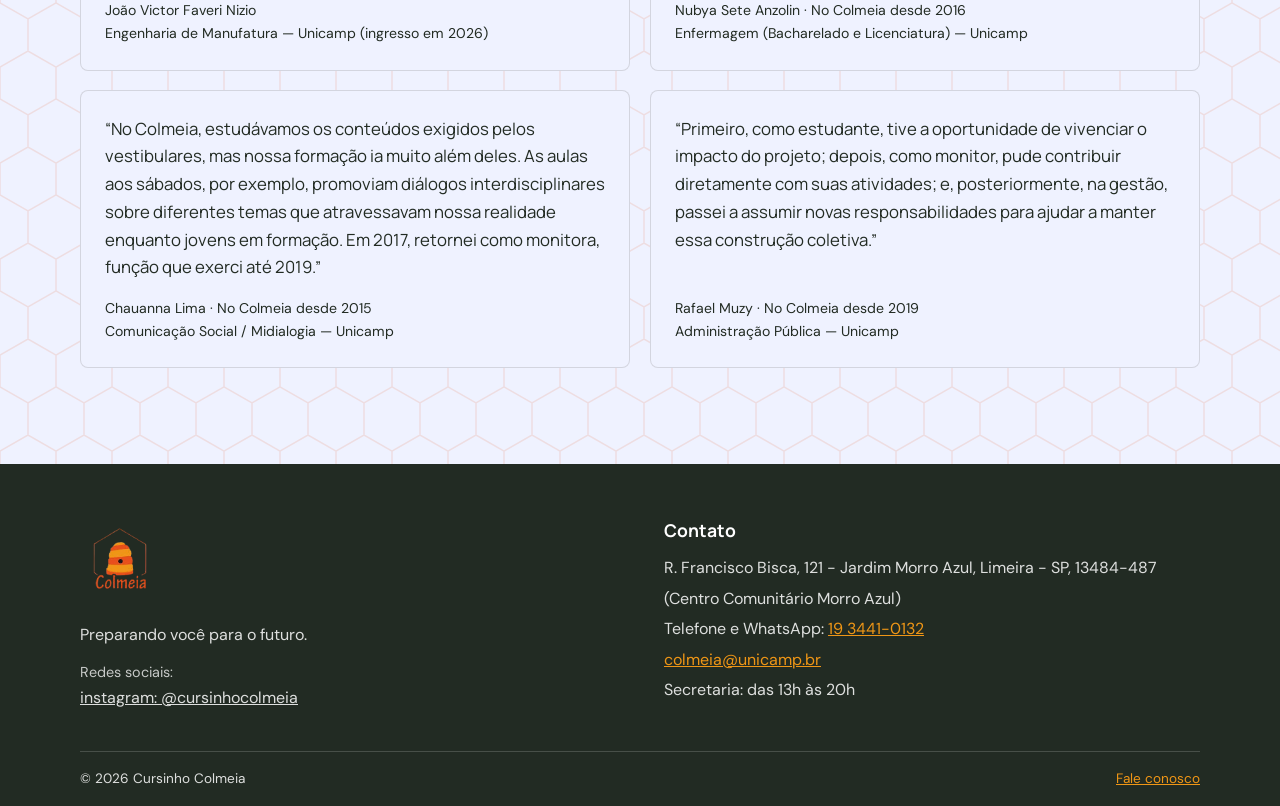
<file: historia.html>
<!DOCTYPE html>
<html lang="pt-BR">
<head>
    <meta charset="UTF-8">
    <meta name="viewport" content="width=device-width, initial-scale=1.0">
    <meta name="description" content="Conheça a história, a missão e as pessoas que fazem parte do Cursinho Colmeia.">
    <title>Nossa História | Cursinho Colmeia</title>
    <link rel="preconnect" href="https://fonts.googleapis.com">
    <link rel="preconnect" href="https://fonts.gstatic.com" crossorigin>
    <link rel="stylesheet" href="https://fonts.googleapis.com/css2?family=DM+Sans:wght@400;600;700&family=Manrope:wght@700;800&display=swap">
    <link rel="stylesheet" href="styles.css">
    <script src="script.js" defer></script>
</head>
<body>
    <a class="skip-link" href="#main">Pular para o conteúdo</a>
    <header class="site-header">
        <a class="brand" href="index.html" aria-label="Cursinho Colmeia — página inicial">
            <img class="brand-logo" src="assets/logo-colmeia.png" alt="" width="82" height="82">
        </a>
        <button class="menu-toggle" type="button" aria-expanded="false" aria-controls="site-nav" aria-label="Abrir menu">
            <span></span><span></span><span></span>
        </button>
        <nav class="site-nav" id="site-nav" aria-label="Navegação principal">
            <a href="historia.html" aria-current="page">Nossa História</a>
            <a href="funcionamento.html">Funcionamento</a>
            <a href="projeto.html">O Projeto</a>
            <a href="contato.html">Contato</a>
            <a class="nav-button" href="https://cursinhoherbertdesouza.online/login" target="_blank" rel="noopener">Sou Aluno</a>
        </nav>
    </header>
    <main id="main">
        <section class="page-hero">
            <div class="container">
                <p class="eyebrow">Nossa trajetória</p>
                <h1>Nossa História</h1>
                <p>Conheça as pessoas, os propósitos e os encontros que dão vida ao Cursinho Colmeia.</p>
            </div>
        </section>

        <section class="section container prose">
            <p class="eyebrow">Quem somos</p>
            <h2>Um projeto de extensão da Unicamp em Limeira</h2>
            <p>O Cursinho Pré-Vestibular Colmeia é um projeto de extensão da Universidade Estadual de Campinas (Unicamp), desenvolvido em Limeira, que tem como propósito democratizar o acesso ao ensino superior por meio da educação popular.</p>
            <p>Oferecemos preparação pré-vestibular gratuita e de qualidade, destinada especialmente a estudantes oriundos da rede pública de ensino, proporcionando oportunidades para que mais pessoas possam ingressar nas universidades públicas.</p>
            <h2>Nosso propósito</h2>
            <p>Mais do que preparar para os vestibulares, o Colmeia busca construir um ambiente de acolhimento, aprendizado e transformação social, acreditando que a educação é um direito e deve estar ao alcance de todos.</p>
            <p>Fortalecemos a educação popular e a extensão universitária, aproximando a universidade da comunidade. Veja os <a href="projeto.html">objetivos do projeto</a>.</p>
        </section>

        <section class="section section-soft">
            <div class="container">
                <p class="eyebrow">Conquistas compartilhadas</p>
                <h2>Quem passou pelo Colmeia conta</h2>
                <div class="quote-grid quote-grid-light">
                <figure class="quote">
                    <blockquote><p>“Passar no vestibular é um alívio imenso, mas olhar para trás e reconhecer quem caminhou ao meu lado torna tudo ainda mais especial. O Colmeia não foi apenas o lugar onde estudei, foi um verdadeiro porto seguro durante toda essa jornada. A cada “vai dar certo” antes das provas e a cada dúvida esclarecida com carinho, meu sonho foi ficando mais próximo.”</p></blockquote>
                    <figcaption>João Victor Faveri Nizio<br>Engenharia de Manufatura — Unicamp (ingresso em 2026)</figcaption>
                </figure>
                <figure class="quote">
                    <blockquote><p>“Acredito que o Colmeia nos permite ampliar horizontes e conhecimentos, além de permitir a entrada de muitos em universidades públicas e particulares através dos programas existentes. Espero que vocês possam também viver isso no futuro e aguardo vocês como bixos, bixetes e bixes na Unicamp.”</p></blockquote>
                    <figcaption>Nubya Sete Anzolin · No Colmeia desde 2016<br>Enfermagem (Bacharelado e Licenciatura) — Unicamp</figcaption>
                </figure>
                <figure class="quote">
                    <blockquote><p>“No Colmeia, estudávamos os conteúdos exigidos pelos vestibulares, mas nossa formação ia muito além deles. As aulas aos sábados, por exemplo, promoviam diálogos interdisciplinares sobre diferentes temas que atravessavam nossa realidade enquanto jovens em formação. Em 2017, retornei como monitora, função que exerci até 2019.”</p></blockquote>
                    <figcaption>Chauanna Lima · No Colmeia desde 2015<br>Comunicação Social / Midialogia — Unicamp</figcaption>
                </figure>
                <figure class="quote">
                    <blockquote><p>“Primeiro, como estudante, tive a oportunidade de vivenciar o impacto do projeto; depois, como monitor, pude contribuir diretamente com suas atividades; e, posteriormente, na gestão, passei a assumir novas responsabilidades para ajudar a manter essa construção coletiva.”</p></blockquote>
                    <figcaption>Rafael Muzy · No Colmeia desde 2019<br>Administração Pública — Unicamp</figcaption>
                </figure>
                </div>
            </div>
        </section>

    </main>

    <footer class="site-footer">
        <div class="container footer-grid">
            <div>
                <a class="brand brand-footer" href="index.html" aria-label="Cursinho Colmeia — página inicial">
                    <img class="brand-logo" src="assets/logo-colmeia.png" alt="Cursinho Colmeia">
                </a>
                <p>Preparando você para o futuro.</p>
                <p class="social-placeholder">Redes sociais:</p>
                <a href="https://www.instagram.com/cursinhocolmeia/?hl=pt">instagram: @cursinhocolmeia</a>
            </div>
            <div>
                <h2>Contato</h2>
                <address>
                    R. Francisco Bisca, 121 - Jardim Morro Azul, Limeira - SP, 13484-487 (Centro Comunitário Morro Azul)<br>
                    Telefone e WhatsApp: <a href="tel:+551934410132">19 3441-0132</a><br>
                    <a href="mailto:colmeia@unicamp.br">colmeia@unicamp.br</a><br>
                    Secretaria: das 13h às 20h
                </address>
            </div>
        </div>
        <div class="container footer-bottom">
            <span>© <span data-year>2026</span> Cursinho Colmeia</span>
            <a href="contato.html">Fale conosco</a>
        </div>
    </footer>
</body>
</html>
</file>
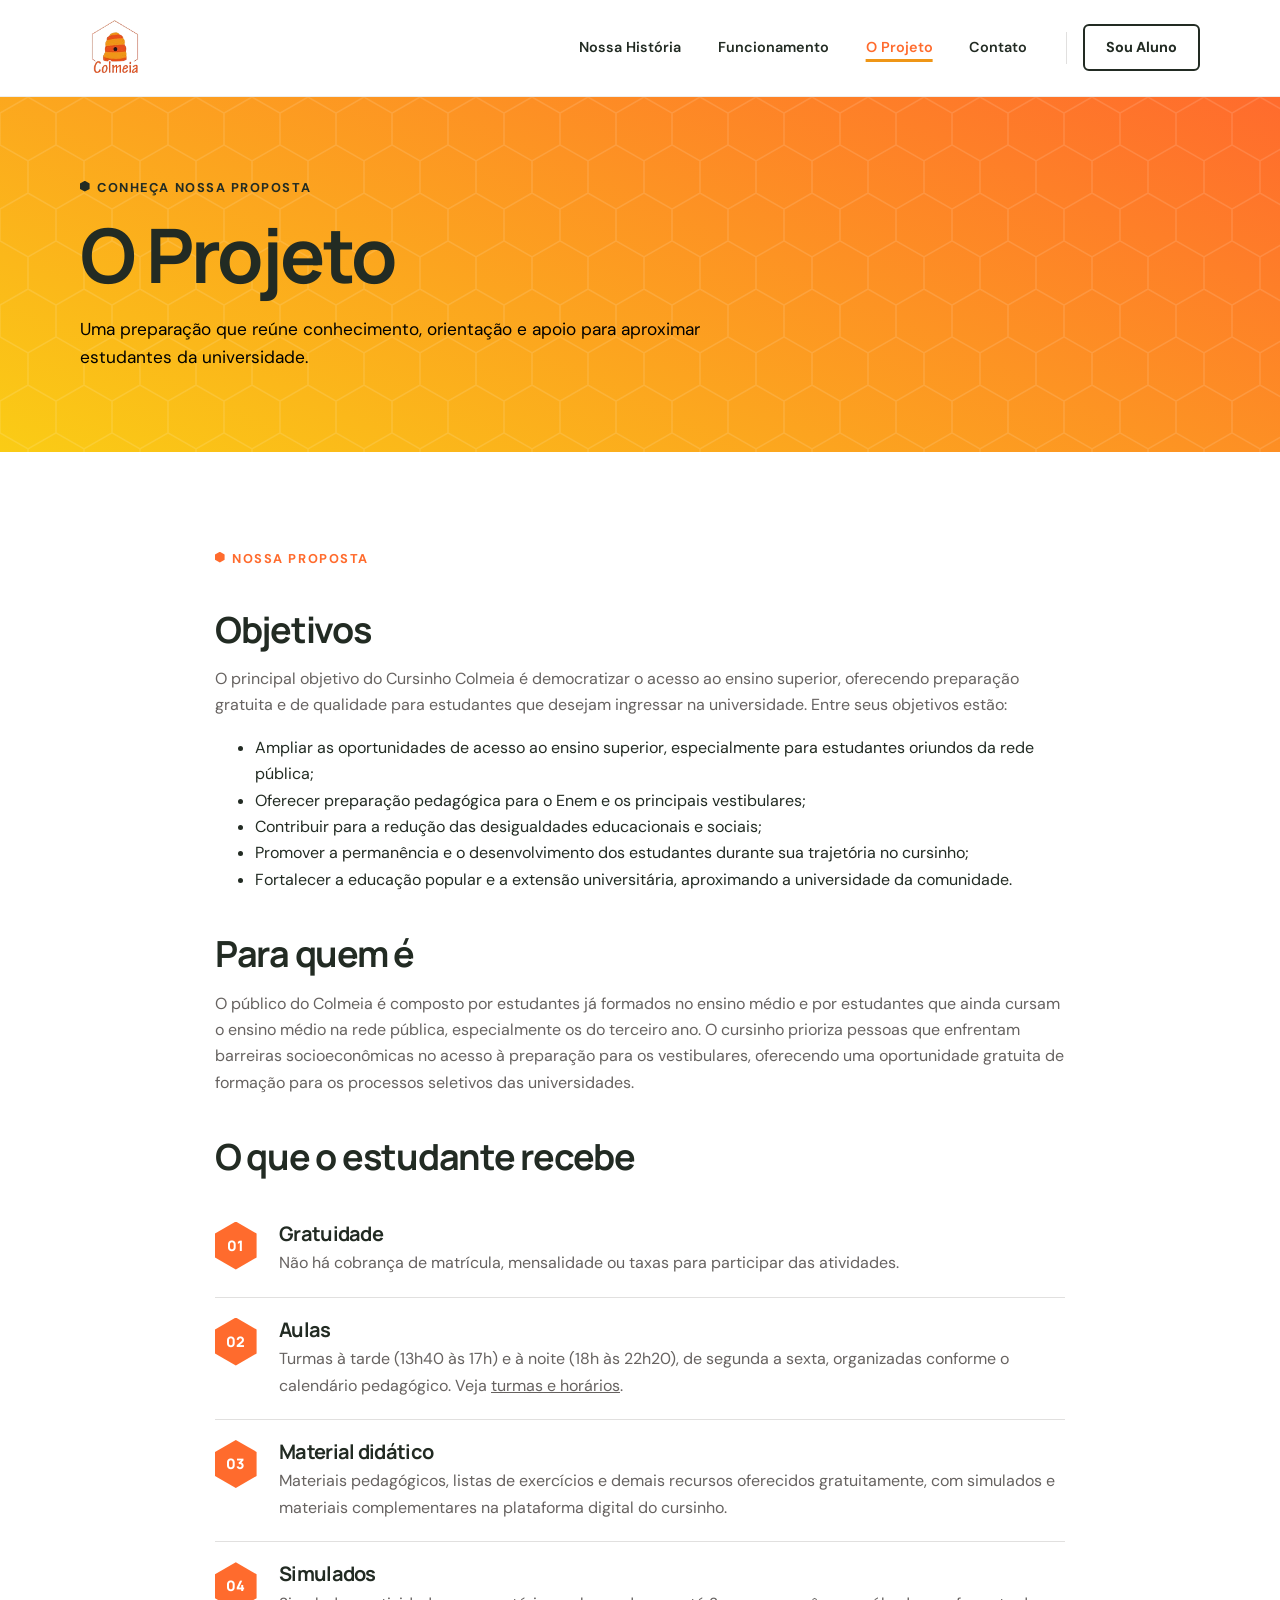
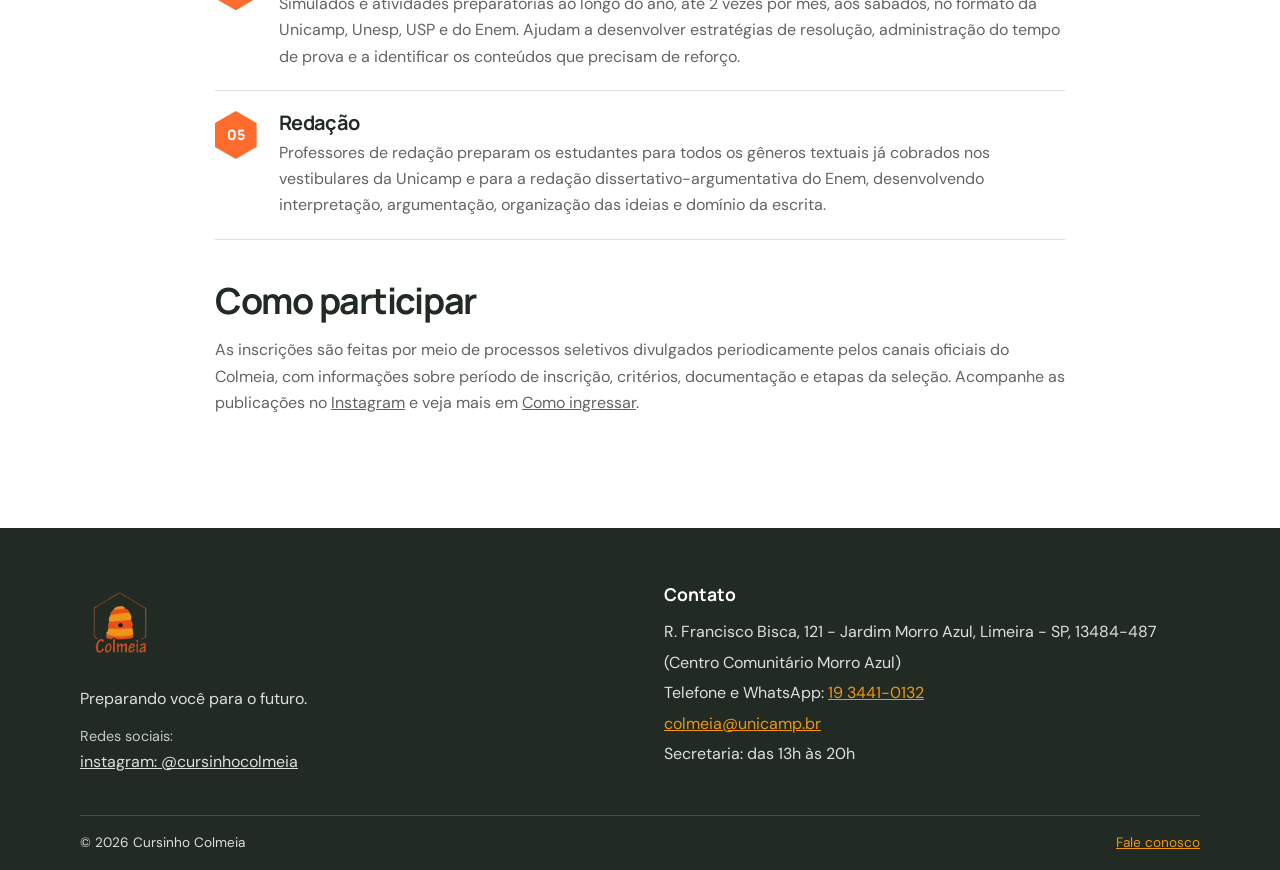
<file: projeto.html>
<!DOCTYPE html>
<html lang="pt-BR">
<head>
    <meta charset="UTF-8">
    <meta name="viewport" content="width=device-width, initial-scale=1.0">
    <meta name="description" content="Saiba mais sobre os objetivos, benefícios e formas de participar do projeto do Cursinho Colmeia.">
    <title>O Projeto | Cursinho Colmeia</title>
    <link rel="preconnect" href="https://fonts.googleapis.com">
    <link rel="preconnect" href="https://fonts.gstatic.com" crossorigin>
    <link rel="stylesheet" href="https://fonts.googleapis.com/css2?family=DM+Sans:wght@400;600;700&family=Manrope:wght@700;800&display=swap">
    <link rel="stylesheet" href="styles.css">
    <script src="script.js" defer></script>
</head>
<body>
    <a class="skip-link" href="#main">Pular para o conteúdo</a>
    <header class="site-header">
        <a class="brand" href="index.html" aria-label="Cursinho Colmeia — página inicial">
            <img class="brand-logo" src="assets/logo-colmeia.png" alt="" width="82" height="82">
        </a>
        <button class="menu-toggle" type="button" aria-expanded="false" aria-controls="site-nav" aria-label="Abrir menu">
            <span></span><span></span><span></span>
        </button>
        <nav class="site-nav" id="site-nav" aria-label="Navegação principal">
            <a href="historia.html">Nossa História</a>
            <a href="funcionamento.html">Funcionamento</a>
            <a href="projeto.html" aria-current="page">O Projeto</a>
            <a href="contato.html">Contato</a>
            <a class="nav-button" href="https://cursinhoherbertdesouza.online/login" target="_blank" rel="noopener">Sou Aluno</a>
        </nav>
    </header>
    <main id="main">
        <section class="page-hero">
            <div class="container">
                <p class="eyebrow">Conheça nossa proposta</p>
                <h1>O Projeto</h1>
                <p>Uma preparação que reúne conhecimento, orientação e apoio para aproximar estudantes da universidade.</p>
            </div>
        </section>

        <section class="section container prose">
            <p class="eyebrow">Nossa proposta</p>
            <h2>Objetivos</h2>
            <p>O principal objetivo do Cursinho Colmeia é democratizar o acesso ao ensino superior, oferecendo preparação gratuita e de qualidade para estudantes que desejam ingressar na universidade. Entre seus objetivos estão:</p>
            <ul>
                <li>Ampliar as oportunidades de acesso ao ensino superior, especialmente para estudantes oriundos da rede pública;</li>
                <li>Oferecer preparação pedagógica para o Enem e os principais vestibulares;</li>
                <li>Contribuir para a redução das desigualdades educacionais e sociais;</li>
                <li>Promover a permanência e o desenvolvimento dos estudantes durante sua trajetória no cursinho;</li>
                <li>Fortalecer a educação popular e a extensão universitária, aproximando a universidade da comunidade.</li>
            </ul>
            <h2>Para quem é</h2>
            <p>O público do Colmeia é composto por estudantes já formados no ensino médio e por estudantes que ainda cursam o ensino médio na rede pública, especialmente os do terceiro ano. O cursinho prioriza pessoas que enfrentam barreiras socioeconômicas no acesso à preparação para os vestibulares, oferecendo uma oportunidade gratuita de formação para os processos seletivos das universidades.</p>
            <h2>O que o estudante recebe</h2>
            <ol class="benefit-list">
                <li class="benefit">
                    <span class="benefit-number" aria-hidden="true">01</span>
                    <div>
                        <h3>Gratuidade</h3>
                        <p>Não há cobrança de matrícula, mensalidade ou taxas para participar das atividades.</p>
                    </div>
                </li>
                <li class="benefit">
                    <span class="benefit-number" aria-hidden="true">02</span>
                    <div>
                        <h3>Aulas</h3>
                        <p>Turmas à tarde (13h40 às 17h) e à noite (18h às 22h20), de segunda a sexta, organizadas conforme o calendário pedagógico. Veja <a href="funcionamento.html#turmas">turmas e horários</a>.</p>
                    </div>
                </li>
                <li class="benefit">
                    <span class="benefit-number" aria-hidden="true">03</span>
                    <div>
                        <h3>Material didático</h3>
                        <p>Materiais pedagógicos, listas de exercícios e demais recursos oferecidos gratuitamente, com simulados e materiais complementares na plataforma digital do cursinho.</p>
                    </div>
                </li>
                <li class="benefit" id="simulados">
                    <span class="benefit-number" aria-hidden="true">04</span>
                    <div>
                        <h3>Simulados</h3>
                        <p>Simulados e atividades preparatórias ao longo do ano, até 2 vezes por mês, aos sábados, no formato da Unicamp, Unesp, USP e do Enem. Ajudam a desenvolver estratégias de resolução, administração do tempo de prova e a identificar os conteúdos que precisam de reforço.</p>
                    </div>
                </li>
                <li class="benefit" id="redacao">
                    <span class="benefit-number" aria-hidden="true">05</span>
                    <div>
                        <h3>Redação</h3>
                        <p>Professores de redação preparam os estudantes para todos os gêneros textuais já cobrados nos vestibulares da Unicamp e para a redação dissertativo-argumentativa do Enem, desenvolvendo interpretação, argumentação, organização das ideias e domínio da escrita.</p>
                    </div>
                </li>
            </ol>
            <h2>Como participar</h2>
            <p>As inscrições são feitas por meio de processos seletivos divulgados periodicamente pelos canais oficiais do Colmeia, com informações sobre período de inscrição, critérios, documentação e etapas da seleção. Acompanhe as publicações no <a href="https://www.instagram.com/cursinhocolmeia/?hl=pt">Instagram</a> e veja mais em <a href="funcionamento.html#como-ingressar">Como ingressar</a>.</p>
        </section>

    </main>

    <footer class="site-footer">
        <div class="container footer-grid">
            <div>
                <a class="brand brand-footer" href="index.html" aria-label="Cursinho Colmeia — página inicial">
                    <img class="brand-logo" src="assets/logo-colmeia.png" alt="Cursinho Colmeia">
                </a>
                <p>Preparando você para o futuro.</p>
                <p class="social-placeholder">Redes sociais:</p>
                <a href="https://www.instagram.com/cursinhocolmeia/?hl=pt">instagram: @cursinhocolmeia</a>
            </div>
            <div>
                <h2>Contato</h2>
                <address>
                    R. Francisco Bisca, 121 - Jardim Morro Azul, Limeira - SP, 13484-487 (Centro Comunitário Morro Azul)<br>
                    Telefone e WhatsApp: <a href="tel:+551934410132">19 3441-0132</a><br>
                    <a href="mailto:colmeia@unicamp.br">colmeia@unicamp.br</a><br>
                    Secretaria: das 13h às 20h
                </address>
            </div>
        </div>
        <div class="container footer-bottom">
            <span>© <span data-year>2026</span> Cursinho Colmeia</span>
            <a href="contato.html">Fale conosco</a>
        </div>
    </footer>
</body>
</html>
</file>
<file: styles.css>
/* ==========================================================================
   Cursinho Colmeia — estilos globais
   As fontes são carregadas via <link> no <head> de cada página (não via @import).
   ========================================================================== */

/* ---------- Tokens ---------- */
:root {
    --ink: #222b23;
    --muted: rgba(43, 37, 34, .72);
    --primary: #DC4C1A;          /* laranja do texto do logo */
    --orange: #E7842B;           /* laranja médio das listras do logo */
    --primary-strong: #FF6B2D;   /* texto sobre branco/creme e fundo com texto branco (contraste AA) */
    --accent: #EF9616;
    --cream: #eff2ff;
    --white: #FFFFFF;
    --line: rgba(43, 37, 34, .14);
    --content: 1120px;

    /* Colmeia: hexágono (topo pontiagudo, como no logo) e padrão de favo */
    --hex: polygon(50% 0, 100% 25%, 100% 75%, 50% 100%, 0 75%, 0 25%);
    --honeycomb: url("data:image/svg+xml,%3Csvg xmlns='http://www.w3.org/2000/svg' width='56' height='96' viewBox='0 0 56 96'%3E%3Cpath d='M28 0L56 16V48L28 64L0 48V16ZM28 64V96' fill='none' stroke='%23DC4C1A' stroke-opacity='.13' stroke-width='1.5'/%3E%3C/svg%3E");
    --honeycomb-light: url("data:image/svg+xml,%3Csvg xmlns='http://www.w3.org/2000/svg' width='56' height='96' viewBox='0 0 56 96'%3E%3Cpath d='M28 0L56 16V48L28 64L0 48V16ZM28 64V96' fill='none' stroke='white' stroke-opacity='.12' stroke-width='1.5'/%3E%3C/svg%3E");
}

/* ---------- Base ---------- */
* {
    box-sizing: border-box;
}
html {
    scroll-behavior: smooth;
}
body {
    margin: 0;
    color: var(--ink);
    background: var(--white);
    font-family: "DM Sans", Arial, sans-serif;
    line-height: 1.65;
}
img {
    display: block;
    max-width: 100%;
}
a {
    color: inherit;
}
h1, h2, h3 {
    margin: 0 0 1rem;
    font-family: Manrope, "DM Sans", sans-serif;
    line-height: 1.15;
    letter-spacing: -.035em;
}
h1 {
    max-width: 800px;
    font-size: clamp(2.7rem, 7vw, 5.5rem);
}
h2 {
    font-size: clamp(2rem, 4vw, 3.1rem);
}
h3 {
    font-size: 1.25rem;
}
p {
    margin: 0 0 1rem;
}

:focus-visible {
    outline: 3px solid var(--primary-strong);
    outline-offset: 3px;
}
.hero :focus-visible, .section-dark :focus-visible, .site-footer :focus-visible {
    outline-color: var(--accent);
}

.visually-hidden {
    position: absolute;
    width: 1px;
    height: 1px;
    margin: -1px;
    padding: 0;
    overflow: hidden;
    clip: rect(0 0 0 0);
    white-space: nowrap;
    border: 0;
}
.skip-link {
    position: absolute;
    z-index: 20;
    top: -4rem;
    left: 1rem;
    padding: .6rem 1rem;
    color: var(--white);
    background: var(--ink);
}
.skip-link:focus {
    top: 1rem;
}

/* ---------- Layout e utilitários ---------- */
.container {
    width: min(var(--content), calc(100% - 3rem));
    margin-inline: auto;
}
.section {
    padding-block: 6rem;
}
.section-soft {
    background-color: var(--cream);
    background-image: var(--honeycomb);
    background-size: 56px 96px;
}
.section-dark {
    color: var(--white);
    background: var(--ink);
}
.eyebrow {
    margin-bottom: .9rem;
    color: var(--primary-strong);
    font-size: .8rem;
    font-weight: 700;
    letter-spacing: .12em;
    text-transform: uppercase;
}
.eyebrow::before {
    content: "";
    display: inline-block;
    width: .75em;
    height: .85em;
    margin-right: .6em;
    background: currentColor;
    clip-path: var(--hex);
}
.section-dark .eyebrow, .hero .eyebrow {
    color: var(--accent);
}
.page-hero .eyebrow {
    color: var(----ink);
}
.text-link {
    display: inline-flex;
    gap: .55rem;
    align-items: center;
    color: var(--primary-strong);
    font-weight: 700;
    text-decoration: none;
}
.text-link:hover {
    text-decoration: underline;
    text-underline-offset: .25em;
}
.icon-badge {
    display: grid;
    width: 52px;
    height: 60px;
    place-items: center;
    clip-path: var(--hex);
    color: var(--white);
    background: var(--primary-strong);
    font-size: .8rem;
    font-weight: 800;
}

/* ---------- Botões ---------- */
.button-row {
    display: flex;
    flex-wrap: wrap;
    gap: .8rem;
}
.button {
    display: inline-flex;
    min-height: 48px;
    align-items: center;
    justify-content: center;
    padding: .7rem 1.3rem;
    border: 1px solid transparent;
    border-radius: 5px;
    font: inherit;
    font-weight: 700;
    text-decoration: none;
    cursor: pointer;
}
.button-primary {
    color: var(--ink);
    background: var(--accent);
}
.button-primary:hover {
    background: var(--primary-strong);
    color: var(--white);
}
.button-light {
    color: var(--ink);
    background: var(--white);
}
.button-light:hover {
    background: var(--accent);
}

/* ---------- Cabeçalho e navegação ---------- */
.site-header {
    position: sticky;
    z-index: 10;
    top: 0;
    display: flex;
    min-height: 76px;
    align-items: center;
    justify-content: space-between;
    padding: .8rem max(1.5rem, calc((100% - var(--content)) / 2));
    border-bottom: 1px solid rgba(43, 37, 34, .08);
    background: rgba(255, 255, 255, .96);
    backdrop-filter: blur(12px);
}
.brand {
    display: inline-flex;
    align-items: center;
    gap: .65rem;
    color: var(--ink);
    font-family: Manrope, sans-serif;
    font-size: .96rem;
    text-decoration: none;
    white-space: nowrap;
}
.brand-logo {
    width: 70px;
    height: 70px;
    object-fit: contain;
}
.brand-name {
    color: var(--primary-strong);
    font-size: .9rem;
    font-weight: 700;
}
.brand-footer {
    color: var(--white);
}
.brand-footer .brand-logo {
    width: 80px;
    height: 80px;
}
.site-nav {
    display: flex;
    align-items: center;
    gap: clamp(1rem, 3vw, 2.3rem);
}
.site-nav a {
    color: var(--ink);
    font-size: .9rem;
    font-weight: 600;
    text-decoration: none;
}
.site-nav a:hover, .site-nav a[aria-current="page"] {
    color: var(--primary-strong);
}
.site-nav a[aria-current="page"] {
    text-decoration: underline;
    text-decoration-color: var(--accent);
    text-decoration-thickness: 3px;
    text-underline-offset: 7px;
}
.menu-toggle {
    display: none;
}

/* ---------- Hero (home) ---------- */
.hero {
    position: relative;
    display: flex;
    min-height: min(690px, calc(100vh - 76px));
    align-items: center;
    overflow: hidden;
    color: var(--white);
    background: var(--ink);
}
.hero-image, .hero-shade {
    position: absolute;
    inset: 0;
    width: 100%;
    height: 100%;
}
.hero-image {
    object-fit: cover;
    object-position: center 45%;
}
.hero-shade {
    background: linear-gradient(90deg, rgba(43, 37, 34, .9) 0%, rgba(43, 37, 34, .72) 48%, rgba(43, 37, 34, .12) 100%);
}
.hero-content {
    position: relative;
    padding-block: 6rem;
}
.hero h1 {
    max-width: 720px;
}
.hero-content > p:not(.eyebrow) {
    max-width: 625px;
    margin-bottom: 2rem;
    color: rgba(255,255,255,.9);
    font-size: 1.1rem;
}

/* ---------- Seções da home ---------- */
.intro-grid, .address-grid {
    display: grid;
    grid-template-columns: 1fr 1fr;
    gap: clamp(2rem, 6vw, 6rem);
    align-items: center;
}
.intro-grid > div:last-child {
    max-width: 570px;
    color: var(--muted);
    font-size: 1.08rem;
}
.intro-grid .text-link {
    margin-top: .5rem;
}
.section-heading {
    display: flex;
    align-items: end;
    justify-content: space-between;
    gap: 2rem;
    margin-bottom: 2rem;
}
.section-heading h2 {
    margin-bottom: 0;
}

/* Cards */
.card-grid {
    display: grid;
    grid-template-columns: repeat(3, 1fr);
    gap: 1.25rem;
    margin-top: 2rem;
}
.content-card {
    display: flex;
    flex-direction: column;
    overflow: hidden;
    border: 1px solid var(--line);
    border-radius: 8px;
    background: var(--white);
}
.content-card > img {
    width: 100%;
    height: 220px;
    object-fit: cover;
}
.card-body {
    display: flex;
    flex: 1;
    flex-direction: column;
    padding: 1.4rem;
}
.card-body p {
    color: var(--muted);
}
.card-body .text-link {
    margin-top: auto;
    align-self: flex-start;
    font-size: .92rem;
}

/* FAQ */
.faq-list {
    max-width: 850px;
    margin-top: 2rem;
    border-top: 1px solid var(--line);
}
.faq-list details {
    border-bottom: 1px solid var(--line);
}
.faq-list summary {
    position: relative;
    padding: 1.15rem 2.5rem 1.15rem 0;
    font-weight: 700;
    cursor: pointer;
    list-style: none;
}
.faq-list summary::-webkit-details-marker {
    display: none;
}
.faq-list summary::after {
    position: absolute;
    right: .4rem;
    content: "+";
    color: var(--primary-strong);
    font-size: 1.35rem;
}
.faq-list details[open] summary::after {
    content: "−";
}
.faq-list details p {
    max-width: 750px;
    padding: 0 2rem 1rem 0;
    color: var(--muted);
}
.faq-list details a {
    color: var(--primary-strong);
}

/* Depoimentos */
.quote-grid {
    display: grid;
    grid-template-columns: repeat(3, 1fr);
    gap: 1.2rem;
    margin-top: 2rem;
}
.quote {
    display: flex;
    flex-direction: column;
    margin: 0;
    padding: 1.5rem;
    border: 1px solid rgba(255,255,255,.2);
    border-radius: 8px;
    background: rgba(255,255,255,.05);
}
.quote blockquote {
    flex: 1;
    margin: 0;
}
.quote blockquote p {
    font-family: Manrope, sans-serif;
    font-size: 1.05rem;
}
.quote figcaption {
    color: var(--accent);
    font-size: .88rem;
}
.quote-grid-light {
    grid-template-columns: repeat(2, 1fr);
}
.quote-grid-light .quote {
    color: var(--ink);
    border-color: var(--line);
    background: var(--cream);
}
.quote-grid-light .quote figcaption {
    color: var(----ink);
}

/* Endereço e mapa */
.address-grid > div:first-child p:not(.eyebrow) {
    color: var(--muted);
}
.address-grid .button {
    margin-top: .5rem;
}
.map-placeholder {
    display: flex;
    min-height: 310px;
    flex-direction: column;
    align-items: center;
    justify-content: center;
    border: 1px dashed rgba(43, 37, 34, .28);
    border-radius: 8px;
    color: var(--ink);
    background: repeating-linear-gradient(135deg, var(--cream), var(--cream) 12px, rgba(239, 150, 22, .12) 12px, rgba(239, 150, 22, .12) 24px);
    text-align: center;
}
.map-placeholder--tall {
    min-height: 360px;
    border: 0;
    background: repeating-linear-gradient(135deg, var(--cream), var(--cream) 16px, rgba(239, 150, 22, .14) 16px, rgba(239, 150, 22, .14) 32px);
    box-shadow: inset 0 0 0 1px rgba(43, 37, 34, .08);
}
.map-pin {
    color: var(--primary-strong);
    font-size: 2.8rem;
    line-height: 1;
}
.map-placeholder p {
    margin: .5rem 0 0;
    font-weight: 700;
}
.map-placeholder small {
    color: var(--muted);
}

/* ---------- Responsáveis (home) ---------- */
.section-intro {
    max-width: 640px;
    margin: 0 auto 3.5rem;
    text-align: center;
}
.section-intro p:last-child {
    margin-bottom: 0;
    color: var(--muted);
}
.people-grid {
    display: grid;
    grid-template-columns: repeat(3, 1fr);
    gap: 2rem;
}
/* o card do meio desce um pouco, como numa colmeia */
.people-grid .person:nth-child(2) {
    margin-top: 2.5rem;
}
.person {
    text-align: center;
}
.hex-frame {
    width: 184px;
    height: 212px;
    margin: 0 auto 1.4rem;
    padding: 5px;
    clip-path: var(--hex);
    background: linear-gradient(160deg, var(--primary), var(--accent));
}
.hex-frame img {
    width: 100%;
    height: 100%;
    clip-path: var(--hex);
    object-fit: cover;
    background: var(--cream);
}
.person h3 {
    margin-bottom: .2rem;
}
.person p {
    max-width: 300px;
    margin-inline: auto;
    color: var(--muted);
}
.person .person-role {
    margin-bottom: .6rem;
    color: var(--primary-strong);
    font-size: .9rem;
    font-weight: 700;
}

/* ---------- Páginas internas ---------- */

.page-hero {
    padding-block: 5rem;
    color: var(----ink);
    background-color: #FACC15;
    background-image:
        var(--honeycomb-light),
        linear-gradient(25deg, #FACC15 0%, #FF6B2D 100%);
    background-size: 56px 96px, auto;
}

.page-hero h1 {
    font-size: clamp(2.8rem, 7vw, 4.7rem);
}
.page-hero p:last-child {
    max-width: 660px;
    margin-bottom: 0;
    color: rgb(0, 0, 0);
    font-size: 1.08rem;
}
.prose {
    max-width: 850px;
}
.prose > h2 {
    margin-top: 2.5rem;
    font-size: clamp(1.7rem, 3vw, 2.25rem);
}
.prose > p:not(.eyebrow) {
    color: var(--muted);
}

.table-wrap {
    overflow-x: auto;
    margin: 1.5rem 0 2rem;
    border: 1px solid var(--line);
    border-radius: 7px;
}
table {
    width: 100%;
    border-collapse: collapse;
    text-align: left;
}
th, td {
    min-width: 130px;
    padding: .9rem 1rem;
    border-bottom: 1px solid var(--line);
}
thead th {
    color: var(--ink);
    background: var(--cream);
    font-size: .9rem;
}
tbody th {
    font-weight: 600;
}
tbody tr:last-child :is(th, td) {
    border-bottom: 0;
}

.stats-grid {
    display: grid;
    grid-template-columns: repeat(3, 1fr);
    gap: 1rem;
    margin: 2rem 0 3rem;
    padding: 0;
    list-style: none;
}
.stat {
    padding: 1.4rem;
    border-radius: 7px;
    background: var(--cream);
}
.stat-value, .stat-label {
    display: block;
}
.stat-value {
    color: var(--primary-strong);
    font-family: Manrope, sans-serif;
    font-size: 2rem;
    font-weight: 700;
}
.stat-label {
    color: var(--muted);
}


.benefit-list {
    margin-top: 1.5rem;
    padding: 0;
    list-style: none;
}
.benefit {
    display: grid;
    grid-template-columns: 3rem 1fr;
    gap: 1rem;
    padding: 1.25rem 0;
    border-bottom: 1px solid var(--line);
}
.benefit-number {
    display: grid;
    width: 2.6rem;
    height: 3rem;
    place-items: center;
    clip-path: var(--hex);
    color: var(--white);
    background: var(--primary-strong);
    font-family: Manrope, sans-serif;
    font-size: .9rem;
    font-weight: 800;
}
.benefit h3 {
    margin-bottom: .35rem;
}
.benefit p {
    margin: 0;
    color: var(--muted);
}

/* ---------- Contato ---------- */
.contact-section {
    padding-block: 5rem;
}
.contact-heading {
    max-width: 680px;
    margin: 0 auto 2.5rem;
    text-align: center;
}
.contact-heading h2 {
    margin-bottom: .8rem;
}
.contact-heading > p:last-child {
    color: var(--muted);
}
.contact-list {
    display: grid;
    grid-template-columns: repeat(2, minmax(0, 1fr));
    gap: 1rem;
    max-width: 900px;
    margin: 0 auto;
    padding: 0;
    list-style: none;
}
.contact-card {
    display: grid;
    grid-template-columns: 54px minmax(0, 1fr);
    gap: .85rem 1rem;
    align-items: center;
    padding: 1.25rem;
    border: 1px solid var(--line);
    border-radius: 8px;
    background: var(--white);
}
.contact-card .icon-badge {
    grid-row: span 2;
}
.contact-card h3, .address-detail h3 {
    margin: 0 0 .15rem;
    font-size: 1rem;
    letter-spacing: 0;
}
.contact-card p, .address-detail p {
    overflow-wrap: anywhere;
    margin: 0;
    color: var(--muted);
}
.contact-card-label {
    grid-column: 2;
    color: var(--primary-strong);
    font-size: .8rem;
    font-weight: 700;
}
.contact-location {
    border-top: 1px solid var(--line);
}
.contact-address {
    align-self: center;
}
.contact-address > h2 {
    margin-bottom: 1.75rem;
}
.contact-address > .text-link {
    margin-top: .75rem;
}
.address-detail {
    display: grid;
    grid-template-columns: 44px 1fr;
    gap: .9rem;
    align-items: center;
    margin: 1.25rem 0;
}
.address-detail .icon-badge {
    width: 42px;
    height: 48px;
    font-size: .75rem;
}

/* ---------- Rodapé ---------- */
.site-footer {
    padding-top: 3.5rem;
    color: rgba(255,255,255,.85);
    background: var(--ink);
}
.footer-grid {
    display: grid;
    grid-template-columns: 1fr 1fr;
    gap: 3rem;
    padding-bottom: 2.5rem;
}
.site-footer h2 {
    margin-bottom: .8rem;
    color: var(--white);
    font-size: 1.1rem;
    letter-spacing: 0;
}
.site-footer p {
    margin: .8rem 0 0;
}
.site-footer address {
    font-style: normal;
    line-height: 1.9;
}
.site-footer address a {
    color: var(--accent);
}
.social-placeholder {
    color: rgba(255,255,255,.75);
    font-size: .9rem;
}
.footer-bottom {
    display: flex;
    justify-content: space-between;
    gap: 1rem;
    padding-block: 1rem;
    border-top: 1px solid rgba(255,255,255,.17);
    font-size: .85rem;
}
.footer-bottom a {
    color: var(--accent);
}

/* ---------- Responsivo (760px também está em script.js) ---------- */
@media (max-width: 760px) {
    .container {
        width: min(var(--content), calc(100% - 2rem));
    }
    .site-header {
        min-height: 68px;
        padding-inline: 1rem;
    }
    .menu-toggle {
        display: flex;
        width: 44px;
        height: 44px;
        flex-direction: column;
        align-items: center;
        justify-content: center;
        gap: 5px;
        border: 1px solid var(--line);
        border-radius: 5px;
        background: var(--white);
        cursor: pointer;
    }
    .menu-toggle span {
        width: 19px;
        height: 2px;
        background: var(--ink);
    }
    .site-nav {
        position: absolute;
        top: calc(100% - 1px);
        right: 0;
        left: 0;
        display: none;
        flex-direction: column;
        align-items: stretch;
        gap: 0;
        padding: .5rem 1rem 1rem;
        border-bottom: 1px solid var(--line);
        background: var(--white);
    }
    .site-nav.is-open {
        display: flex;
    }
    .site-nav a {
        padding: .8rem .4rem;
        border-bottom: 1px solid var(--line);
    }
    .site-nav a:last-child {
        border-bottom: 0;
    }
    .hero {
        min-height: 590px;
    }
    .hero-shade {
        background: linear-gradient(90deg, rgba(43,37,34,.87), rgba(43,37,34,.53));
    }
    .hero-content {
        padding-block: 4rem;
    }
    .section {
        padding-block: 4rem;
    }
    .intro-grid, .address-grid, .footer-grid {
        grid-template-columns: 1fr;
        gap: 2rem;
    }
    .contact-list {
        grid-template-columns: 1fr;
    }
    .contact-heading {
        margin-bottom: 2rem;
        text-align: left;
    }
    .contact-card {
        padding: 1rem;
    }
    .map-placeholder--tall {
        min-height: 280px;
    }
    .card-grid, .quote-grid, .quote-grid-light {
        grid-template-columns: 1fr;
    }
    .page-hero {
        padding-block: 3.5rem;
    }
    .stats-grid {
        gap: .6rem;
    }
    .stat {
        padding: 1rem .7rem;
    }
    .stat-value {
        font-size: 1.5rem;
    }
    .stat-label {
        font-size: .85rem;
    }
    .footer-bottom {
        flex-direction: column;
    }
    .people-grid {
        grid-template-columns: 1fr;
        gap: 2.5rem;
    }
    .people-grid .person:nth-child(2) {
        margin-top: 0;
    }
}

@media (prefers-reduced-motion: reduce) {
    html {
        scroll-behavior: auto;
    }
    *, *::before, *::after {
        animation-duration: .01ms !important;
        animation-iteration-count: 1 !important;
        transition-duration: .01ms !important;
    }
}


/* ---------- Formulário de dúvidas ---------- */
.contact-form-section {
    padding-block: 5rem;
    background: var(--white);
}

.contact-form-card {
    max-width: 760px;
    margin-inline: auto;
    padding: clamp(1.5rem, 5vw, 3rem);
    border-radius: 24px;
    color: var(--white);
    background: var(--primary);
    box-shadow: 0 12px 32px rgba(43, 37, 34, .10);
}

.contact-form-card h2 {
    margin-bottom: .75rem;
    color: var(--white);
    font-size: clamp(1.8rem, 4vw, 2.5rem);
    text-align: center;
    letter-spacing: -.035em;
}

.contact-form-card > p {
    margin-bottom: 2rem;
    color: rgba(255, 255, 255, .94);
    text-align: center;
}

.contact-form {
    display: grid;
    gap: 1.25rem;
}

.form-field {
    display: flex;
    flex-direction: column;
    gap: .45rem;
}

.form-field label {
    color: var(--white);
    font-size: 1rem;
    font-weight: 600;
}

.form-field input,
.form-field select,
.form-field textarea {
    width: 100%;
    min-height: 48px;
    padding: .8rem 1rem;
    border: 1px solid rgba(43, 37, 34, .15);
    border-radius: 6px;
    color: var(--ink);
    background: var(--white);
    font: inherit;
    line-height: 1.4;
}

.form-field textarea {
    min-height: 130px;
    resize: vertical;
}

.form-field input::placeholder,
.form-field textarea::placeholder {
    color: #77716D;
}

.form-field input:focus-visible,
.form-field select:focus-visible,
.form-field textarea:focus-visible {
    outline: 3px solid var(--ink);
    outline-offset: 3px;
}

.form-field select {
    cursor: pointer;
}

.optional {
    font-size: .85rem;
    font-weight: 400;
}

.form-submit {
    width: min(100%, 340px);
    min-height: 54px;
    justify-self: center;
    margin-top: .25rem;
    padding: .8rem 1.5rem;
    border: 2px solid var(--ink);
    border-radius: 999px;
    color: var(--white);
    background: var(--ink);
    font: inherit;
    font-weight: 800;
    text-transform: uppercase;
    cursor: pointer;
    transition: background-color .2s, color .2s, transform .2s;
}

.form-submit:hover {
    color: var(--ink);
    background: var(--accent);
}

.form-submit:active {
    transform: scale(.98);
}

.form-submit:focus-visible {
    outline: 3px solid var(--white);
    outline-offset: 4px;
}

.form-status {
    margin: 0;
    color: var(--white);
    text-align: center;
}

.form-hp {
    position: absolute;
    left: -10000px;
    width: 1px;
    height: 1px;
    overflow: hidden;
}

@media (max-width: 760px) {
    .contact-form-section {
        padding-block: 3rem;
    }

    .contact-form-card {
        padding: 1.5rem 1rem;
        border-radius: 18px;
    }

    .contact-form-card > p {
        margin-bottom: 1.5rem;
    }

    .contact-form {
        gap: 1rem;
    }
}

@media (prefers-reduced-motion: reduce) {
    .form-submit {
        transition: none;
    }
}

/* ---------- Contato: duas colunas ---------- */
.contact-layout {
    display: grid;
    grid-template-columns: 1fr 1fr;
    gap: clamp(2rem, 5vw, 4rem);
    align-items: stretch;          /* as duas colunas ficam da mesma altura */
    padding-block: 5rem;
}

.contact-info {
    display: flex;
    flex-direction: column;
}

.contact-layout .contact-heading {
    max-width: none;
    margin: 0 0 2rem;
    text-align: left;
}

.contact-layout .contact-list {
    flex: 1;                       /* ocupa o espaço que sobra até o fim da coluna */
    grid-template-columns: 1fr;
    grid-auto-rows: 1fr;           /* os 4 cartões crescem por igual */
    max-width: none;
    margin: 0;
}

.contact-layout .contact-form-card {
    max-width: none;
    margin: 0;
}

/* Telas menores: formulário vai para baixo */
@media (max-width: 900px) {
    .contact-layout {
        grid-template-columns: 1fr;
        padding-block: 3rem;
    }
}


/* ---------- Botão "Sou Aluno" na navbar ---------- */
.site-nav a.nav-button {
    position: relative;
    margin-left: 1.2rem;
    padding: .6rem 1.3rem;
    border: 2px solid var(--ink);
    border-radius: 6px;
    color: var(--ink);
    font-weight: 700;
    transition: background-color .2s, color .2s;
}

/* separador vertical antes do botão */
.site-nav a.nav-button::before {
    content: "";
    position: absolute;
    top: 50%;
    left: -1.2rem;
    width: 1px;
    height: 32px;
    background: var(--line);
    transform: translateY(-50%);
}

.site-nav a.nav-button:hover {
    color: var(--white);
    background: var(--ink);
}

@media (max-width: 760px) {
    .site-nav a.nav-button {
        margin: .8rem 0 0;
        text-align: center;
        border: 2px solid var(--ink);
    }
    .site-nav a.nav-button::before {
        display: none;
    }
}

@media (prefers-reduced-motion: reduce) {
    .site-nav a.nav-button {
        transition: none;
    }
}

/* Contato: um pouco mais largo em telas grandes */
@media (min-width: 1200px) {
    .contact-layout {
        width: min(1280px, calc(100% - 1rem));
    }
}
</file>
